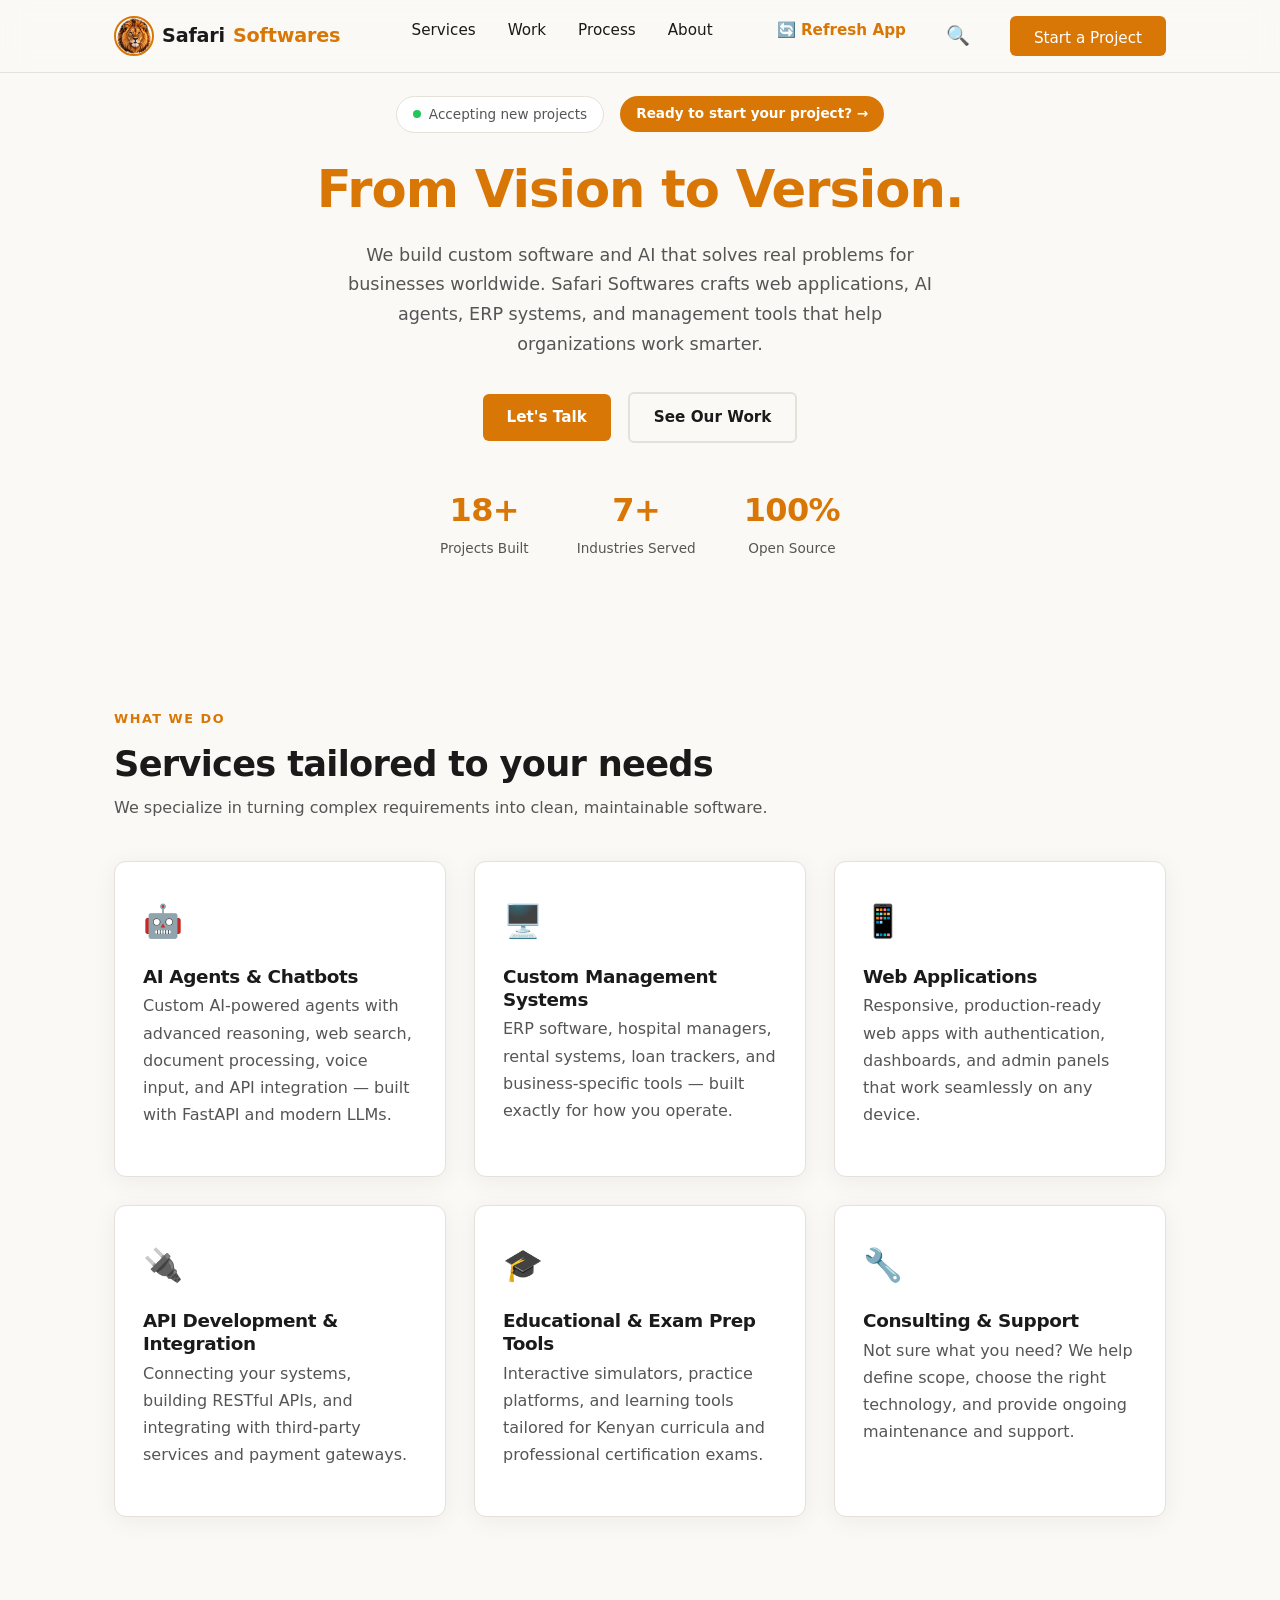
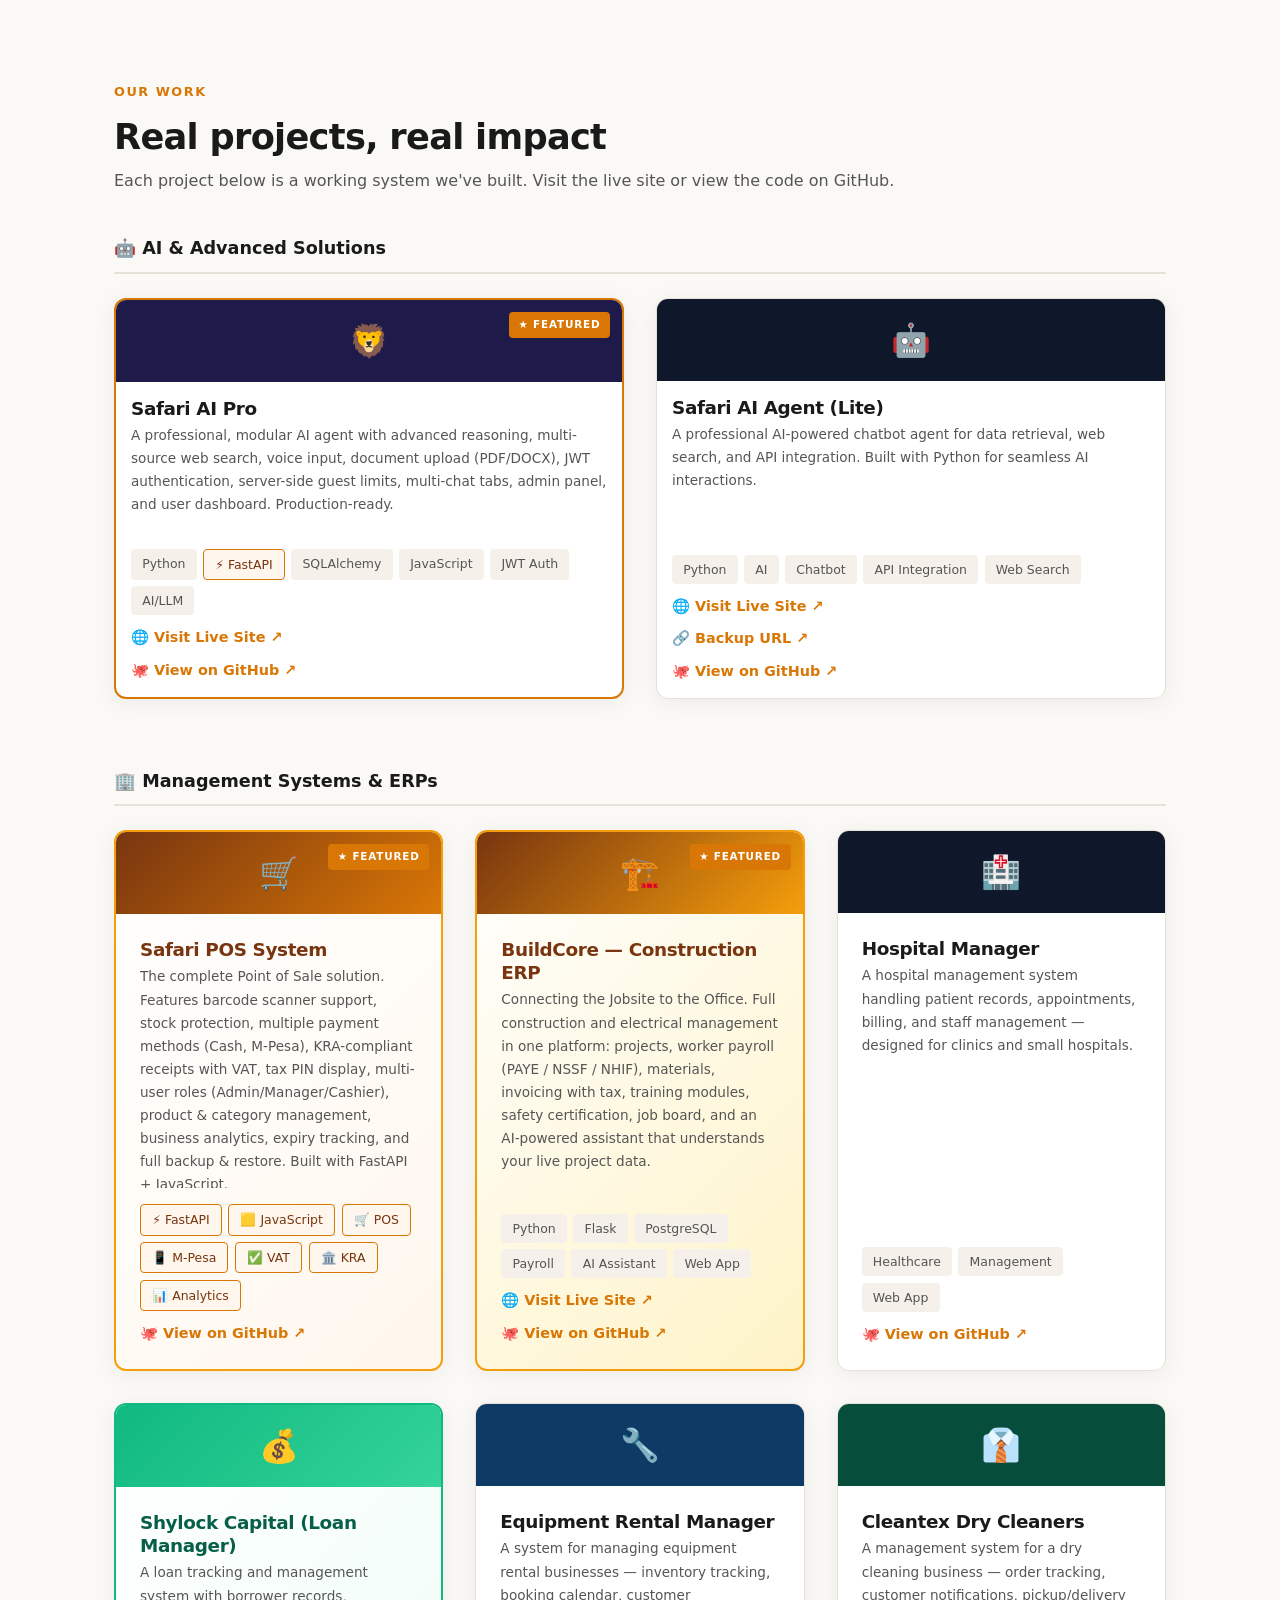
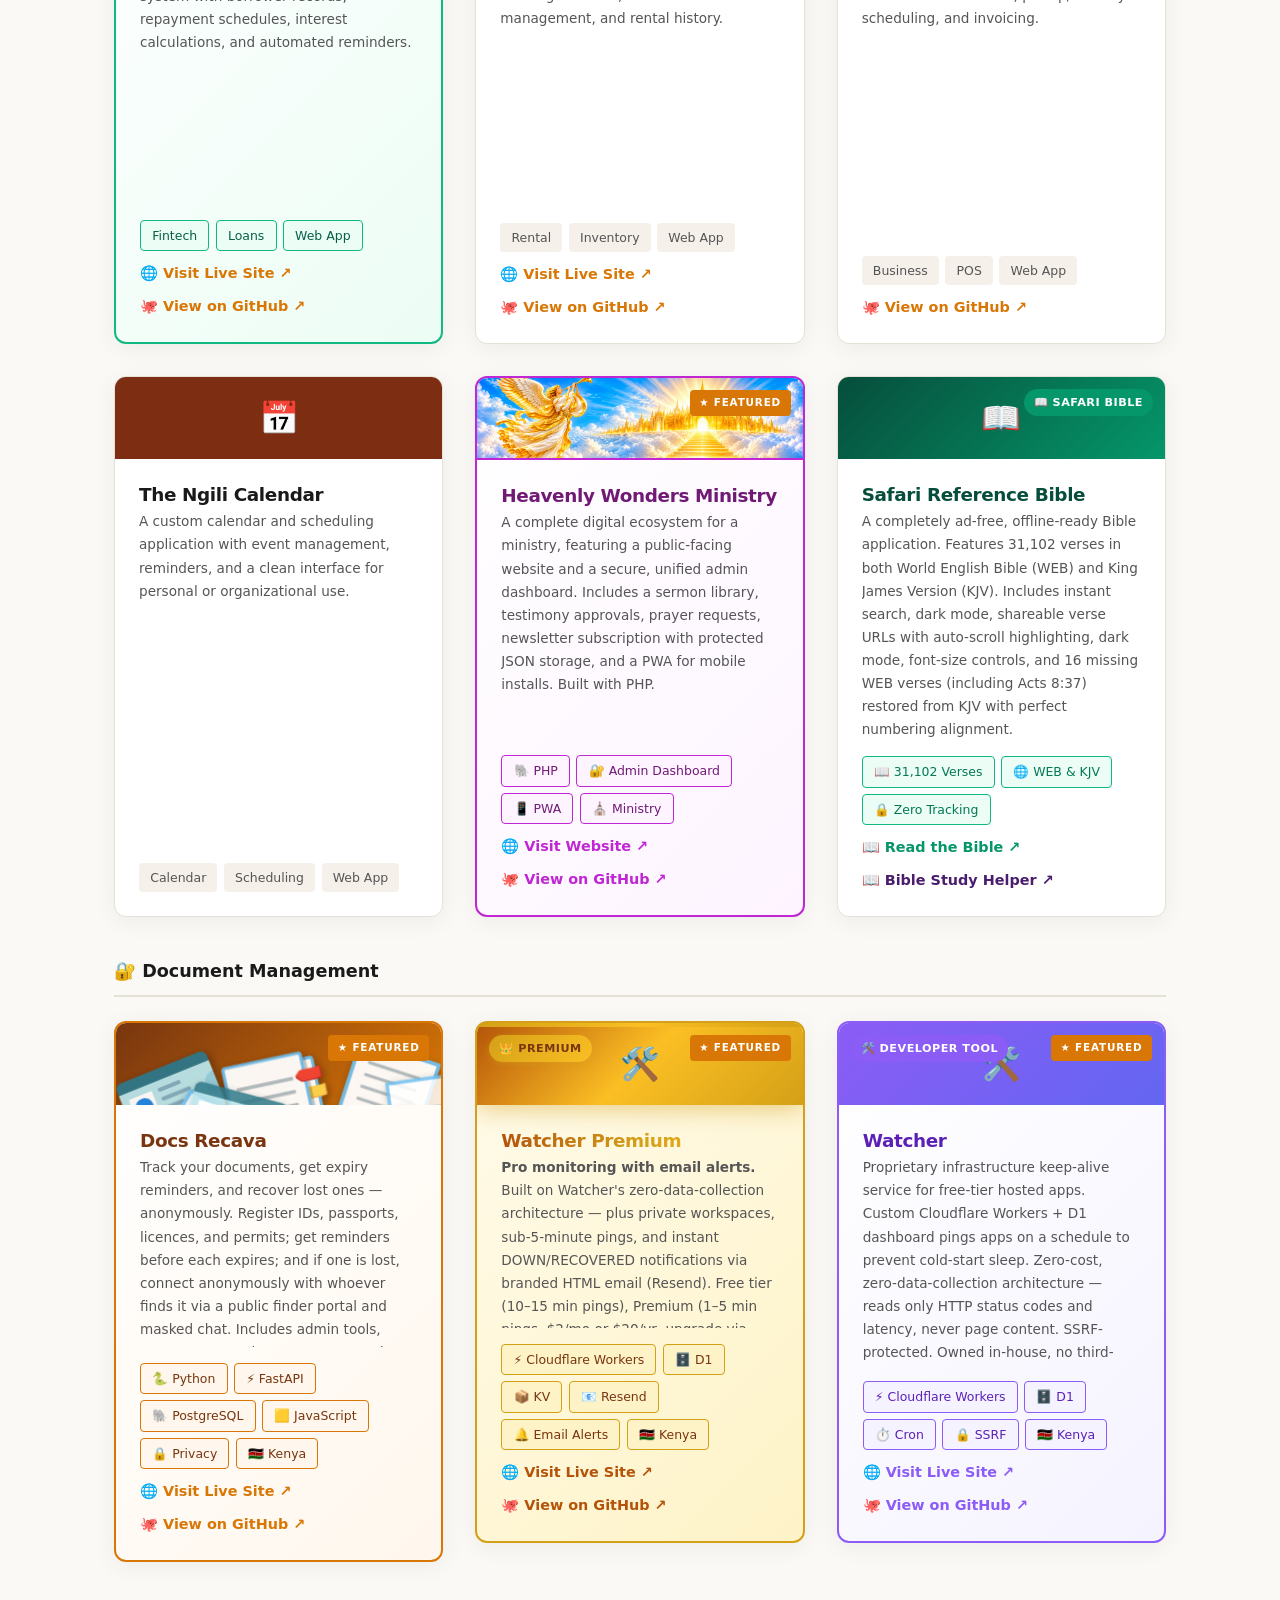
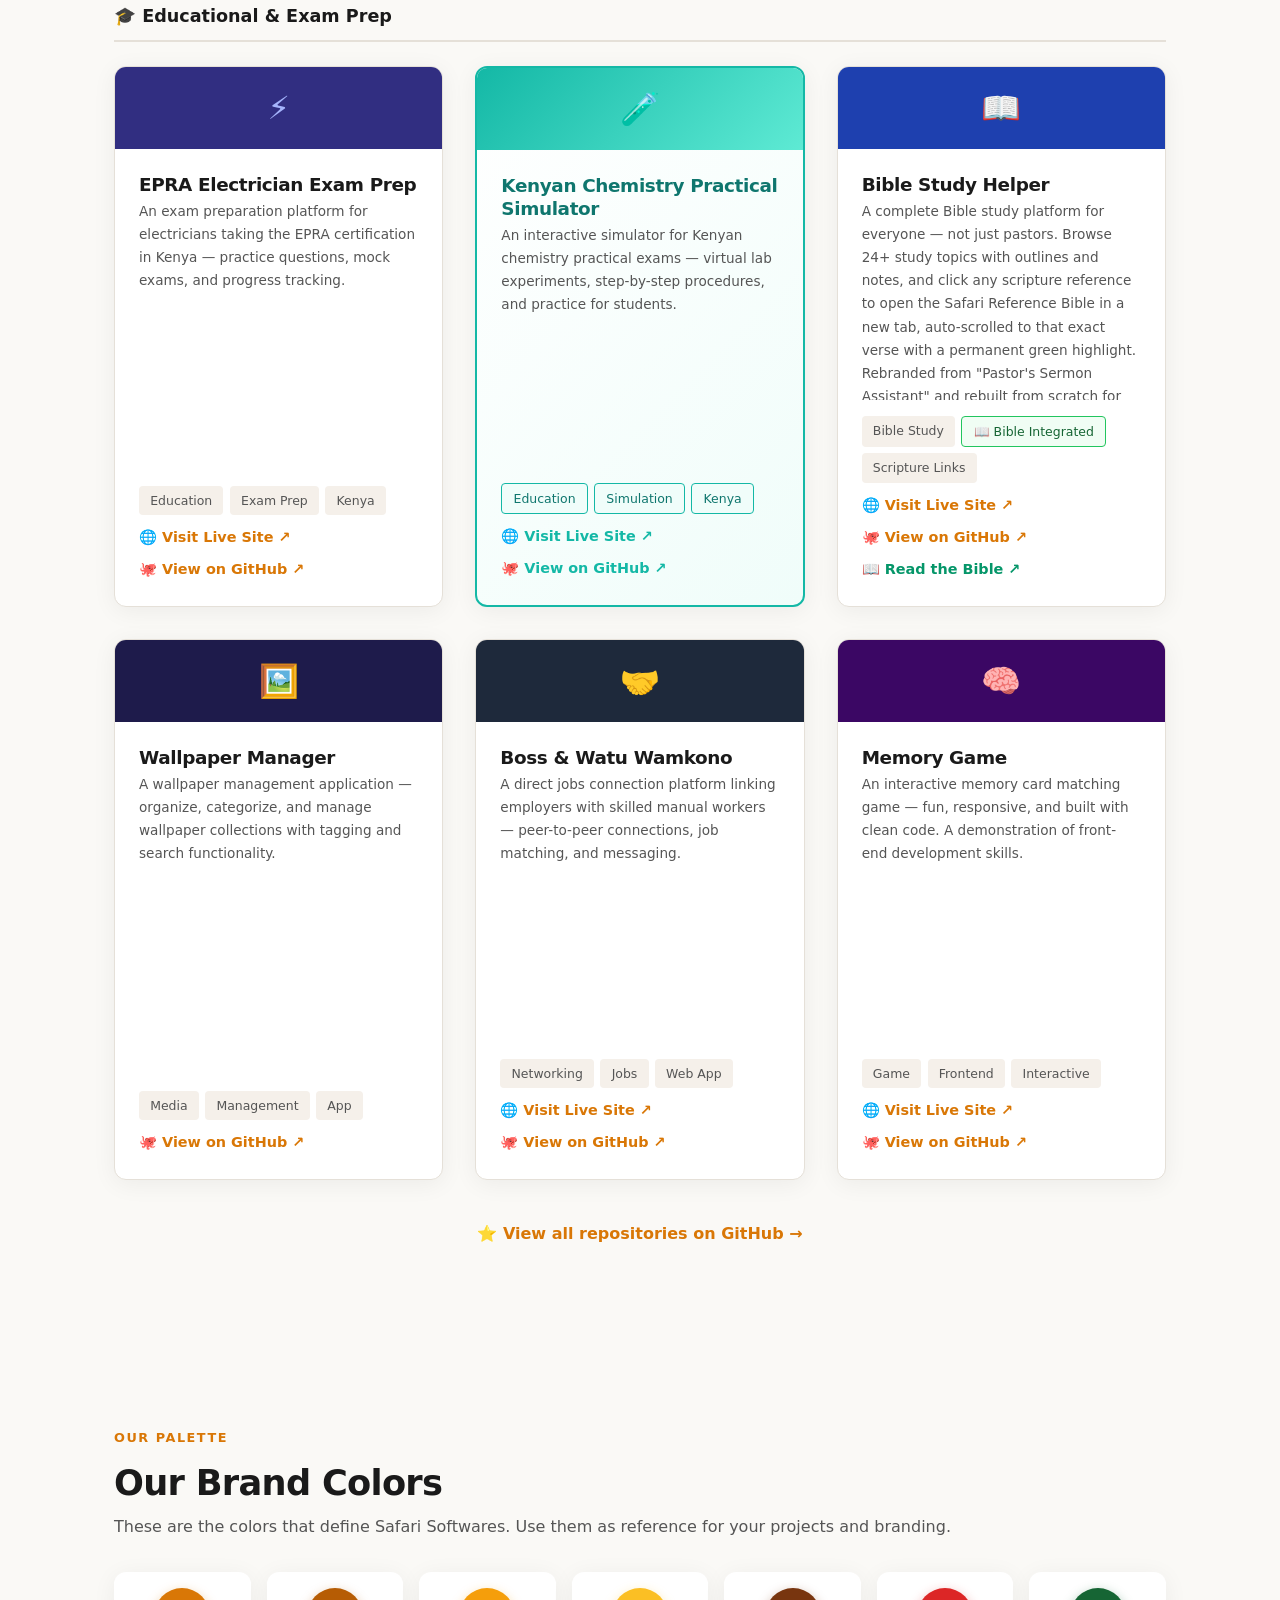
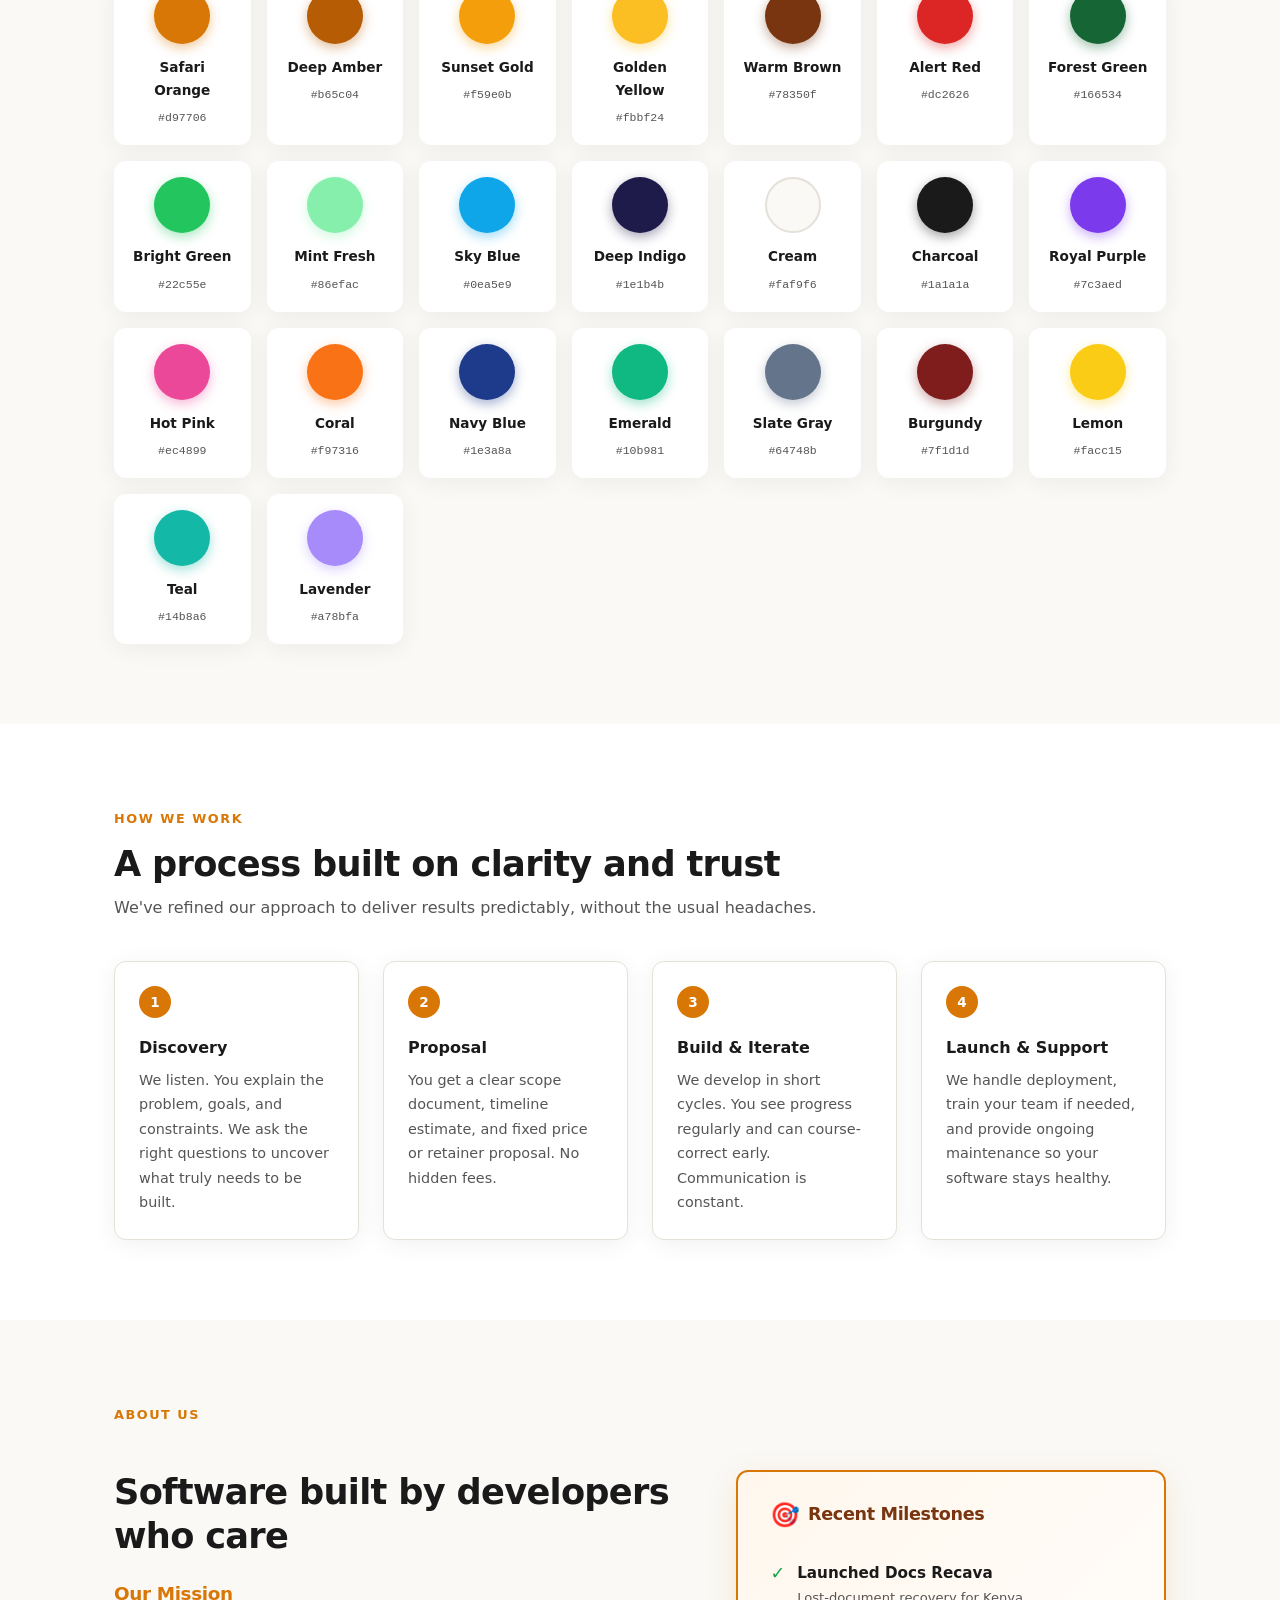
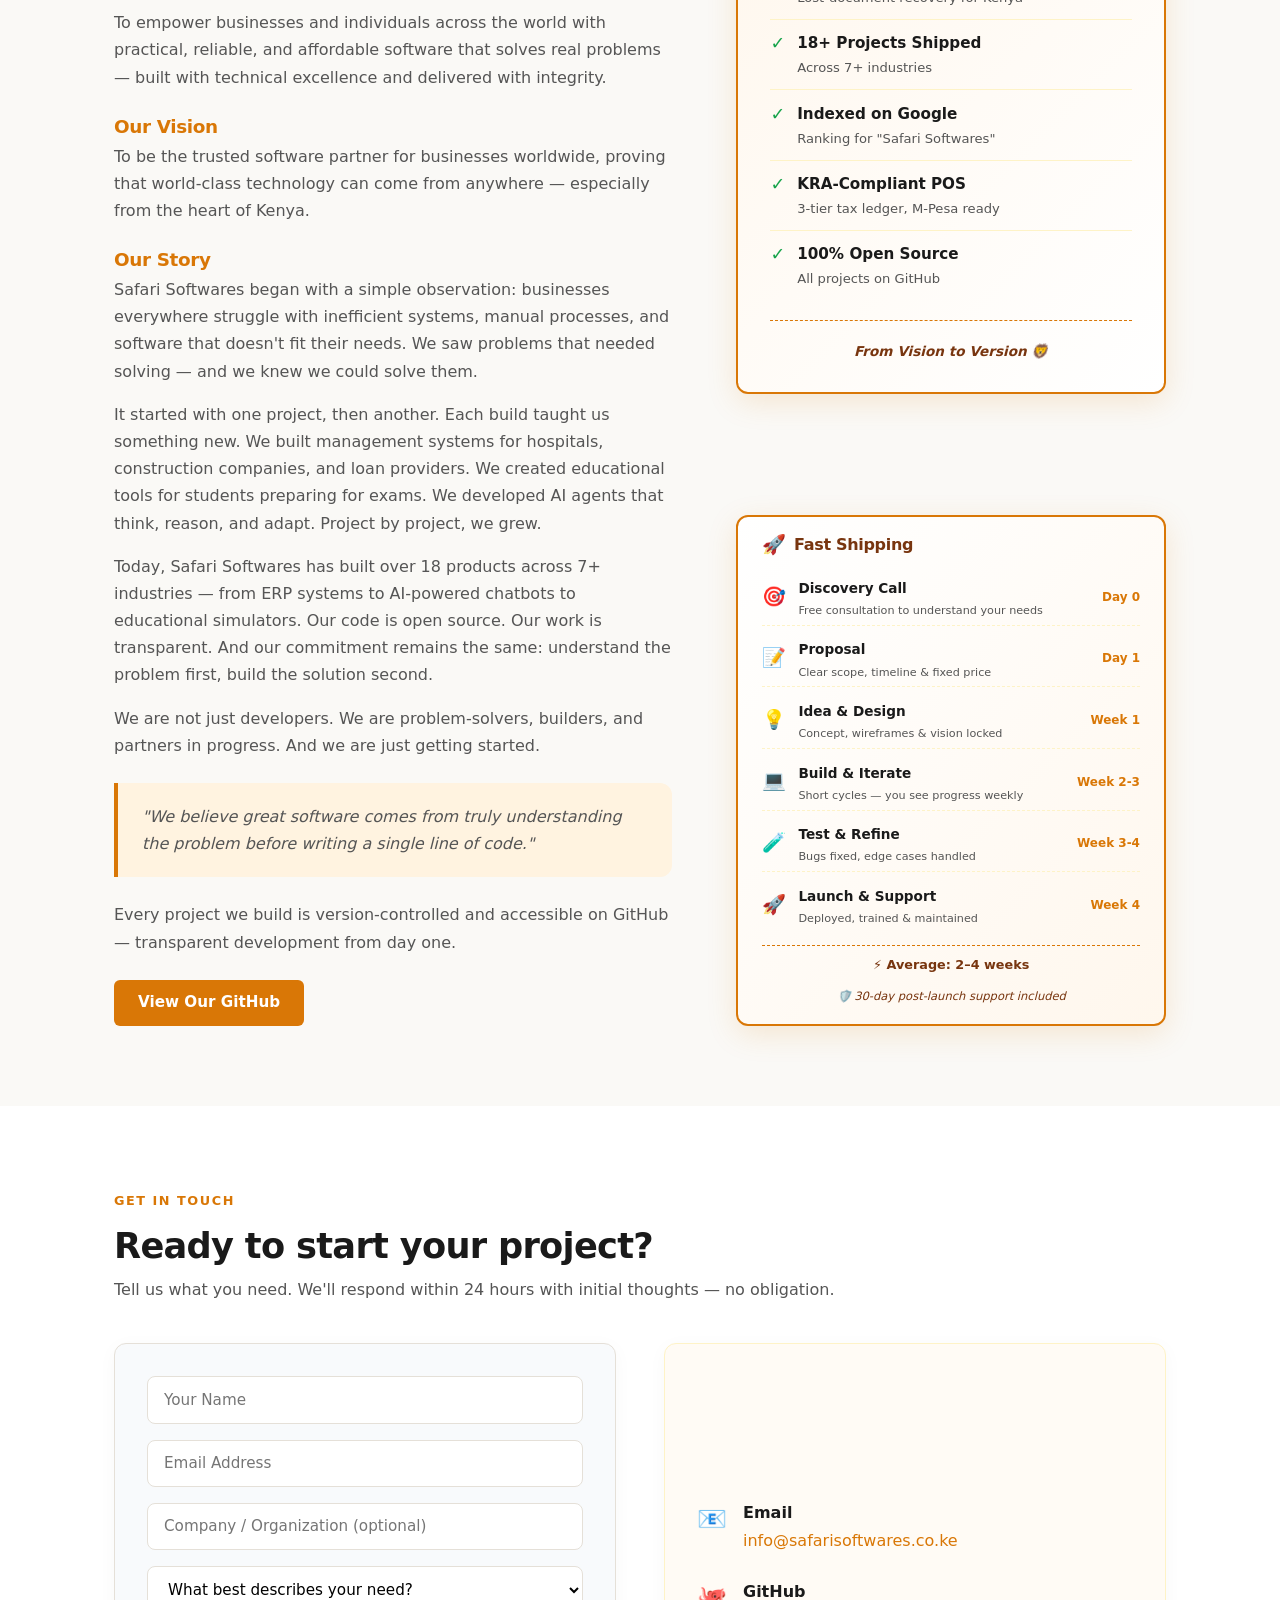
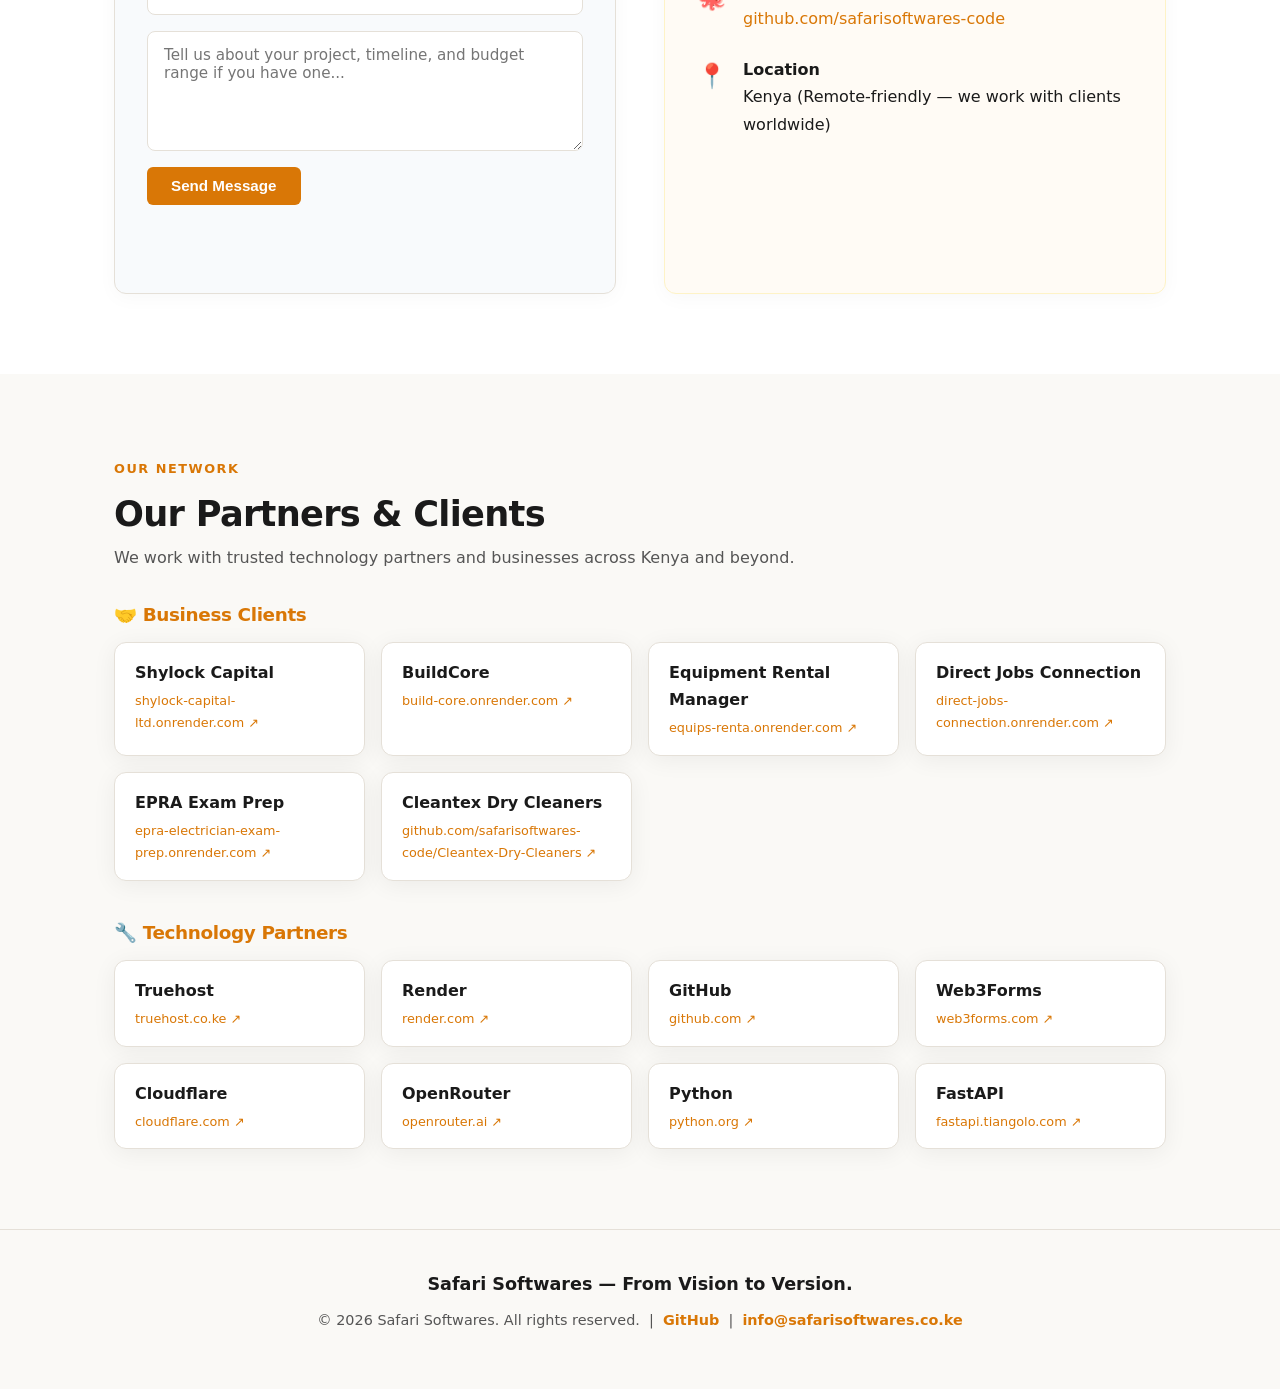
<file: index.html>
<!DOCTYPE html>
<html lang="en">
<head>
    <meta charset="UTF-8">
    <meta name="google-site-verification" content="Gy2Mipn7XmRh426ghyNPv536eFoQkEt8JfDtObqfa8s" />
    <meta name="msvalidate.01" content="3109B2B6DAEE8AB7D3014F8368BB006F" />
    <meta name="viewport" content="width=device-width, initial-scale=1.0">
    <title>Safari Softwares | Custom Software Kenya | From Vision to Version</title>
    <meta name="description" content="Safari Softwares builds custom web applications, AI agents, ERP systems, and management tools that help businesses streamline operations and scale efficiently.">

    <meta name="keywords" content="Safari Softwares, custom software Kenya, web development Kenya, POS system Kenya, ERP software, AI agents, FastAPI developer, Python developer, Safari POS, loan management system, hospital management, construction ERP, software company Nairobi">
    <meta name="author" content="Safari Softwares">
    <meta name="robots" content="index, follow">
    <link rel="canonical" href="https://safarisoftwares.co.ke/">

    <meta property="og:type" content="website">
    <meta property="og:url" content="https://safarisoftwares.co.ke/">
    <meta property="og:title" content="Safari Softwares | Custom Software & AI Solutions">
    <meta property="og:description" content="We build custom software and AI that solves real problems for businesses worldwide.">
    <meta property="og:site_name" content="Safari Softwares">
    <meta property="og:locale" content="en_KE">

    <meta name="twitter:card" content="summary_large_image">
    <meta name="twitter:title" content="Safari Softwares | From Vision to Version">
    <meta name="twitter:description" content="Custom software and AI solutions built in Kenya for the world.">

    <!-- PWA -->
    <link rel="manifest" href="/manifest.json">
    <meta name="theme-color" content="#d97706">
    <meta name="mobile-web-app-capable" content="yes">
    <meta name="apple-mobile-web-app-capable" content="yes">
    <meta name="apple-mobile-web-app-status-bar-style" content="default">
    <meta name="apple-mobile-web-app-title" content="Safari">
    <link rel="apple-touch-icon" href="/assets/icon.svg">
    <link rel="icon" type="image/svg+xml" href="/assets/icon.svg">
    <style>
        :root {
            --bg: #faf9f6;
            --text: #1a1a1a;
            --text-light: #555;
            --accent: #d97706;
            --accent-hover: #b65c04;
            --card-bg: #ffffff;
            --border: #e5e0d8;
            --shadow: 0 4px 24px rgba(0, 0, 0, 0.06);
            --radius: 12px;
            --max-width: 1100px;
            --font-sans: 'Inter', system-ui, -apple-system, sans-serif;
            --font-mono: 'JetBrains Mono', 'Fira Code', monospace;
        }
        * { margin: 0; padding: 0; box-sizing: border-box; }
        html { scroll-behavior: smooth; }
        body {
            font-family: var(--font-sans);
            background-color: var(--bg);
            color: var(--text);
            line-height: 1.7;
            -webkit-font-smoothing: antialiased;
        }
        h1, h2, h3 { line-height: 1.25; font-weight: 700; letter-spacing: -0.02em; }
        h1 { font-size: clamp(2.2rem, 5vw, 3.2rem); }
        h2 { font-size: clamp(1.6rem, 3.5vw, 2.2rem); margin-bottom: 0.5rem; }
        h3 { font-size: 1.15rem; margin-bottom: 0.3rem; }
        p { margin-bottom: 1rem; color: var(--text-light); }
        .section-label {
            display: inline-block;
            font-size: 0.8rem;
            font-weight: 700;
            text-transform: uppercase;
            letter-spacing: 0.12em;
            color: var(--accent);
            margin-bottom: 0.75rem;
        }
        .subsection-label {
            display: block;
            font-size: 1.1rem;
            font-weight: 700;
            color: var(--text);
            margin: 2.5rem 0 1rem;
            padding-bottom: 0.5rem;
            border-bottom: 2px solid var(--border);
        }
        a { color: var(--accent); text-decoration: none; transition: color 0.2s; }
        a:hover { color: var(--accent-hover); }
        .container { max-width: var(--max-width); margin: 0 auto; padding: 0 1.5rem; }
        section { padding: 5rem 0; }
        section:first-of-type { padding-top: 6rem; }
        header {
            position: fixed;
            top: 0; left: 0; right: 0;
            z-index: 100;
            background: rgba(250, 249, 246, 0.85);
            backdrop-filter: blur(12px);
            -webkit-backdrop-filter: blur(12px);
            border-bottom: 1px solid var(--border);
            padding: 1rem 0;
            transition: box-shadow 0.3s;
        }
        header.scrolled { box-shadow: 0 2px 20px rgba(0, 0, 0, 0.05); }
        nav {
            display: flex;
            justify-content: space-between;
            align-items: center;
            max-width: var(--max-width);
            margin: 0 auto;
            padding: 0 1.5rem;
        }
        .logo { font-weight: 800; font-size: 1.2rem; color: var(--text); letter-spacing: -0.01em; }
        .logo span { color: var(--accent); }
        .nav-links { display: flex; gap: 2rem; list-style: none; }
        .nav-links a { color: var(--text); font-weight: 500; font-size: 0.95rem; position: relative; padding-bottom: 4px; }
        .nav-links a::after {
            content: '';
            position: absolute;
            bottom: 0; left: 0;
            width: 0;
            height: 2px;
            background: var(--accent);
            transition: width 0.25s;
        }
        .nav-links a:hover::after { width: 100%; }
        .btn {
            display: inline-block;
            background: var(--accent);
            color: #fff !important;
            padding: 0.65rem 1.5rem;
            border-radius: 6px;
            font-weight: 600;
            font-size: 0.95rem;
            border: none;
            cursor: pointer;
            transition: background 0.2s, transform 0.15s;
            text-decoration: none;
        }
        .btn:hover { background: var(--accent-hover); transform: translateY(-1px); }
        .btn-outline {
            background: transparent;
            color: var(--text) !important;
            border: 2px solid var(--border);
            margin-left: 0.75rem;
        }
        .btn-outline:hover { border-color: var(--accent); background: transparent; color: var(--accent) !important; }
        .search-btn { background: none; border: none; cursor: pointer; padding: 0.5rem; font-size: 1.2rem; color: var(--text); transition: color 0.2s; }
        .search-btn:hover { color: var(--accent); }
        .search-modal {
            display: none;
            position: fixed;
            top: 0; left: 0; right: 0; bottom: 0;
            background: rgba(0,0,0,0.5);
            z-index: 1000;
            justify-content: center;
            align-items: flex-start;
            padding-top: 80px;
        }
        .search-modal.active { display: flex; }
        .search-container {
            background: #fff;
            width: 90%;
            max-width: 600px;
            border-radius: 12px;
            box-shadow: 0 20px 60px rgba(0,0,0,0.3);
            overflow: hidden;
            max-height: 80vh;
            display: flex;
            flex-direction: column;
        }
        .search-input-wrap {
            display: flex;
            align-items: center;
            padding: 1rem 1.25rem;
            border-bottom: 1px solid var(--border);
            gap: 0.75rem;
        }
        .search-input-wrap input {
            flex: 1;
            border: none;
            outline: none;
            font-size: 1.1rem;
            font-family: var(--font-sans);
            color: var(--text);
            background: transparent;
        }
        .search-input-wrap .search-icon { font-size: 1.2rem; color: var(--accent); }
        .search-close {
            background: none; border: none; cursor: pointer;
            font-size: 1.3rem; color: var(--text-light);
            padding: 0.25rem; line-height: 1;
        }
        .search-close:hover { color: var(--accent); }
        .search-results {
            overflow-y: auto;
            padding: 0.5rem 0;
        }
        .search-empty {
            padding: 2rem 1.25rem;
            text-align: center;
            color: var(--text-light);
            font-size: 0.95rem;
        }
        .search-result-item {
            display: block;
            padding: 0.85rem 1.25rem;
            text-decoration: none;
            color: var(--text);
            transition: background 0.2s;
            cursor: pointer;
            border: none;
            background: none;
            width: 100%;
            text-align: left;
            font-family: var(--font-sans);
        }
        .search-result-item:hover { background: #fffbf5; }
        .search-result-item .result-title {
            font-weight: 700;
            color: var(--text);
            margin-bottom: 0.15rem;
            font-size: 0.95rem;
        }
        .search-result-item .result-path {
            font-size: 0.8rem;
            color: var(--accent);
            font-weight: 500;
        }
        .search-result-item .result-snippet {
            font-size: 0.85rem;
            color: var(--text-light);
            margin-top: 0.15rem;
        }
        .mobile-controls { display: none; align-items: center; gap: 0.25rem; margin-left: auto; }
        @media (max-width: 768px) {
            .mobile-controls { display: flex; }
        }
        .mobile-menu-btn { display: none; background: none; border: none; cursor: pointer; padding: 0.5rem; }
        .mobile-menu-btn span { display: block; width: 26px; height: 2.5px; background: var(--text); margin: 6px 0; border-radius: 2px; transition: 0.3s; }
        .hero { padding-top: 8rem; padding-bottom: 4rem; text-align: center; }
        .hero h1 { max-width: 750px; margin: 0 auto 1.25rem; }
        .hero p { max-width: 600px; margin: 0 auto 2rem; font-size: 1.1rem; }
        .hero-badge {
            display: inline-flex;
            align-items: center;
            gap: 0.5rem;
            background: #fff;
            border: 1px solid var(--border);
            border-radius: 50px;
            padding: 0.35rem 1rem;
            font-size: 0.85rem;
            font-weight: 500;
            color: var(--text-light);
            margin-bottom: 1.5rem;
        }
        .hero-badge .dot { width: 8px; height: 8px; background: #22c55e; border-radius: 50%; animation: pulse 2s infinite; }
        @keyframes pulse { 0%, 100% { opacity: 1; } 50% { opacity: 0.4; } }
        .stats-bar { display: flex; justify-content: center; gap: 3rem; margin-top: 2.5rem; flex-wrap: wrap; }
        .stat-item { text-align: center; }
        .stat-number { font-size: 2rem; font-weight: 800; color: var(--accent); letter-spacing: -0.02em; }
        .stat-label { font-size: 0.85rem; color: var(--text-light); font-weight: 500; }
        .services-grid { display: grid; grid-template-columns: repeat(auto-fit, minmax(280px, 1fr)); gap: 1.75rem; margin-top: 2.5rem; }
        .service-card {
            background: var(--card-bg);
            border: 1px solid var(--border);
            border-radius: var(--radius);
            padding: 2rem 1.75rem;
            box-shadow: var(--shadow);
            transition: transform 0.25s, box-shadow 0.25s;
        }
        .service-card:hover { transform: translateY(-4px); box-shadow: 0 8px 32px rgba(0, 0, 0, 0.1); }
        .service-icon { font-size: 2rem; margin-bottom: 1rem; }
        .portfolio-grid { display: grid; grid-template-columns: repeat(auto-fit, minmax(320px, 1fr)); gap: 2rem; margin-top: 1.5rem; }
        .project-card {
            background: var(--card-bg);
            border: 1px solid var(--border);
            border-radius: var(--radius);
            overflow: hidden;
            box-shadow: var(--shadow);
            transition: transform 0.25s, box-shadow 0.25s;
            display: flex;
            flex-direction: column;
        }
        .project-card:hover { transform: translateY(-4px); box-shadow: 0 8px 32px rgba(0, 0, 0, 0.1); }
        .project-card.featured { border: 2px solid var(--accent); position: relative; }
        .project-card.featured::before {
            content: '★ FEATURED';
            position: absolute;
            top: 12px; right: 12px;
            background: var(--accent);
            color: #fff;
            font-size: 0.65rem;
            font-weight: 700;
            padding: 0.25rem 0.6rem;
            border-radius: 4px;
            letter-spacing: 0.08em;
            z-index: 10;
        }
        .project-img {
            width: 100%;
            height: 180px;
            object-fit: cover;
            display: flex;
            align-items: center;
            justify-content: center;
            font-size: 2.5rem;
            flex-shrink: 0;
        }
        .project-body { padding: 1.5rem; flex-grow: 1; display: flex; flex-direction: column; }
        .project-body h3 { margin-bottom: 0.25rem; }
        .project-body p { flex-grow: 1; font-size: 0.92rem; }
        .tech-tags { display: flex; flex-wrap: wrap; gap: 0.4rem; margin-top: 1rem; }
        .tech-tag { background: #f5f0ea; color: var(--text-light); padding: 0.25rem 0.7rem; border-radius: 4px; font-size: 0.78rem; font-weight: 500; }
        .project-links { display: flex; flex-direction: column; gap: 0.5rem; margin-top: 1rem; }
        .project-link { font-weight: 600; font-size: 0.9rem; display: inline-flex; align-items: center; gap: 0.3rem; }
        .process-steps { display: grid; grid-template-columns: repeat(auto-fit, minmax(200px, 1fr)); gap: 1.5rem; margin-top: 2.5rem; counter-reset: step; }
        .step { position: relative; padding: 1.5rem; background: var(--card-bg); border: 1px solid var(--border); border-radius: var(--radius); box-shadow: var(--shadow); }
        .step::before {
            counter-increment: step;
            content: counter(step);
            display: inline-block;
            width: 32px; height: 32px;
            background: var(--accent);
            color: #fff;
            font-weight: 700;
            font-size: 0.85rem;
            border-radius: 50%;
            text-align: center;
            line-height: 32px;
            margin-bottom: 1rem;
        }
        .step h4 { margin-bottom: 0.4rem; }
        .step p { font-size: 0.9rem; margin: 0; }
        .about-content { display: grid; grid-template-columns: 1.3fr 1fr; gap: 4rem; align-items: start; margin-top: 2rem; }
        .about-text .highlight {
            background: #fff3e0;
            padding: 1.25rem 1.5rem;
            border-left: 4px solid var(--accent);
            border-radius: 0 var(--radius) var(--radius) 0;
            margin: 1.5rem 0;
        }
        .about-text .highlight p { margin: 0; font-style: italic; }
        .github-link { display: inline-flex; align-items: center; gap: 0.4rem; font-weight: 600; }
        .contact-wrapper { display: grid; grid-template-columns: 1fr 1fr; gap: 3rem; margin-top: 2.5rem; }
        .contact-form { display: flex; flex-direction: column; gap: 1rem; background: #f8fafc; padding: 2rem; border-radius: var(--radius); border: 1px solid var(--border); box-shadow: 0 4px 20px rgba(0,0,0,0.03); }
        .contact-form input, .contact-form select, .contact-form textarea {
            width: 100%;
            padding: 0.85rem 1rem;
            border: 1px solid var(--border);
            border-radius: 8px;
            font-family: var(--font-sans);
            font-size: 0.95rem;
            background: #fff;
            transition: border-color 0.2s, box-shadow 0.2s;
        }
        .contact-form input:focus, .contact-form select:focus, .contact-form textarea:focus {
            outline: none;
            border-color: var(--accent);
            box-shadow: 0 0 0 3px rgba(217, 119, 6, 0.1);
        }
        .contact-form textarea { resize: vertical; min-height: 120px; }
        .contact-form button { align-self: flex-start; }
        .form-status { font-size: 0.9rem; font-weight: 500; min-height: 1.5rem; }
        .form-status.success { color: #16a34a; }
        .form-status.error { color: #dc2626; }
        .contact-info { display: flex; flex-direction: column; gap: 1.5rem; justify-content: center; background: #fffbf5; padding: 2rem; border-radius: var(--radius); border: 1px solid #fef3c7; box-shadow: 0 4px 20px rgba(0,0,0,0.03); }
        .contact-info-item { display: flex; align-items: flex-start; gap: 1rem; }
        .contact-icon { font-size: 1.5rem; flex-shrink: 0; }
        footer { text-align: center; padding: 2.5rem 0; border-top: 1px solid var(--border); font-size: 0.9rem; color: var(--text-light); }
        footer a { font-weight: 600; }
        @media (max-width: 768px) {
            .nav-links {
                display: none;
                position: absolute;
                top: 100%; left: 0; right: 0;
                background: var(--bg);
                flex-direction: column;
                padding: 1.5rem;
                border-bottom: 1px solid var(--border);
                gap: 1rem;
                box-shadow: 0 8px 24px rgba(0, 0, 0, 0.08);
            }
            .nav-links.active { display: flex; }
            .mobile-menu-btn { display: block; }
            .hero { padding-top: 6rem; }
            .about-content, .contact-wrapper { grid-template-columns: 1fr; gap: 2rem; }
            .about-content > div:last-child > div { position: static !important; }
            .about-content > div:last-child { display: block !important; }
            .btn-outline { margin-left: 0; margin-top: 0.5rem; }
            .portfolio-grid { grid-template-columns: 1fr; }
            .stats-bar { gap: 1.5rem; }
        }
    
        /* --- BALANCED GRID CSS --- */
        .project-img {
            height: 82px !important; /* Reduced by 1.8cm */
            min-height: 82px !important;
            font-size: 2rem !important;
        }
        .project-card {
            display: flex !important;
            flex-direction: column !important;
            height: 100% !important; /* Stretch to match tallest card in row */
            min-height: 380px !important; /* Baseline height */
            overflow: hidden !important; 
        }
        .project-body {
            flex: 1 1 auto !important;
            display: flex !important;
            flex-direction: column !important;
            overflow: hidden !important;
            padding: 15px !important;
        }
        .project-body p {
            flex: 1 1 auto !important;
            overflow-y: auto !important; /* Scrollbar if text is too long */
            font-size: 0.85rem !important;
        }
        .project-body p::-webkit-scrollbar { width: 3px; }
        .project-body p::-webkit-scrollbar-thumb { background: #cbd5e1; border-radius: 3px; }
        .project-links {
            margin-top: auto !important;
            padding-top: 10px !important;
            font-size: 0.8rem !important;
        }


        
        
        /* --- UNIFORM CARD HEIGHT --- */
        :root { --uniform-card-h: calc(420px + 3.2cm); }
        
        .project-card.unified-height {
            height: var(--uniform-card-h) !important;
            min-height: var(--uniform-card-h) !important;
            max-height: var(--uniform-card-h) !important;
            display: flex !important;
            flex-direction: column !important;
            overflow: hidden !important;
        }
        
        .project-card.unified-height.trim-half-cm {
            height: calc(var(--uniform-card-h) - 0.5cm) !important;
            min-height: calc(var(--uniform-card-h) - 0.5cm) !important;
            max-height: calc(var(--uniform-card-h) - 0.5cm) !important;
        }
        
        .project-card.unified-height .project-body {
            flex: 1 1 auto !important;
            display: flex !important;
            flex-direction: column !important;
            overflow: hidden !important;
            padding: 1.5rem !important;
        }
        
        /* This forces the text (like Docs Recava) to scroll inside the card */
        .project-card.unified-height .project-body p {
            flex: 1 1 auto !important;
            overflow-y: auto !important;
            margin-bottom: 0 !important;
        }
        
        .project-card.unified-height .project-links {
            flex: 0 0 auto !important;
            margin-top: auto !important;
            padding-top: 10px !important;
        }
    </style>
</head>
<body>

    <!-- HEADER -->
    <header id="header">
        <nav>
            <a href="#" class="logo" style="display:flex; align-items:center; gap:0.5rem;"><img src="assets/lion-header.png" alt="Safari Softwares" style="height:40px; width:40px; border-radius:50%; object-fit:cover; border:2px solid #d97706; background:#fff;">Safari<span>Softwares</span></a>
            <ul class="nav-links" id="navLinks">
                <li><a href="#services">Services</a></li>
                <li><a href="#portfolio">Work</a></li>
                <li><a href="#process">Process</a></li>
                <li><a href="#about">About</a></li>
                <li><a href="#" id="installNavBtn" style="display:none; color:var(--accent); font-weight:600;">📱 Install App</a></li>
                <li><a href="#" id="refreshBtn" style="color:var(--accent); font-weight:600;">🔄 Refresh App</a></li>
                <li><button class="search-btn" id="searchBtnDesktop" aria-label="Search" style="display:none;">🔍</button></li>
                <li><a href="#contact" class="btn">Start a Project</a></li>
            </ul>
            <div class="mobile-controls" style="display:none; align-items:center; gap:0.25rem;">
                <button class="search-btn" id="searchBtnMobile" aria-label="Search">🔍</button>
                <button class="mobile-menu-btn" id="mobileMenuBtn" aria-label="Menu">
                    <span></span><span></span><span></span>
                </button>
            </div>
        </nav>
    </header>

    <!-- HERO -->
    <section class="hero">
        <div class="container">
            <div class="hero-badge"><span class="dot"></span> Accepting new projects</div><a href="#contact" class="hero-cta" style="display:inline-block; margin-left: 1rem; background: #d97706; color: white; padding: 0.4rem 1rem; border-radius: 50px; font-size: 0.85rem; font-weight: 600; text-decoration: none; transition: background 0.2s;">Ready to start your project? &rarr;</a>
            <h1 style="color:#d97706;">From Vision to Version.</h1>
            <p>We build custom software and AI that solves real problems for businesses worldwide. Safari Softwares crafts web applications, AI agents, ERP systems, and management tools that help organizations work smarter.</p>
            <div>
                <a href="#contact" class="btn">Let's Talk</a>
                <a href="#portfolio" class="btn btn-outline">See Our Work</a>
            </div>
            <div class="stats-bar">
                <div class="stat-item"><div class="stat-number">18+</div><div class="stat-label">Projects Built</div></div>
                <div class="stat-item"><div class="stat-number">7+</div><div class="stat-label">Industries Served</div></div>
                <div class="stat-item"><div class="stat-number">100%</div><div class="stat-label">Open Source</div></div>
            </div>
        </div>
    </section>

    <!-- SERVICES -->
    <section id="services">
        <div class="container">
            <span class="section-label">What We Do</span>
            <h2>Services tailored to your needs</h2>
            <p>We specialize in turning complex requirements into clean, maintainable software.</p>
            <div class="services-grid">
                <div class="service-card"><div class="service-icon">🤖</div><h3>AI Agents & Chatbots</h3><p>Custom AI-powered agents with advanced reasoning, web search, document processing, voice input, and API integration — built with FastAPI and modern LLMs.</p></div>
                <div class="service-card"><div class="service-icon">🖥️</div><h3>Custom Management Systems</h3><p>ERP software, hospital managers, rental systems, loan trackers, and business-specific tools — built exactly for how you operate.</p></div>
                <div class="service-card"><div class="service-icon">📱</div><h3>Web Applications</h3><p>Responsive, production-ready web apps with authentication, dashboards, and admin panels that work seamlessly on any device.</p></div>
                <div class="service-card"><div class="service-icon">🔌</div><h3>API Development & Integration</h3><p>Connecting your systems, building RESTful APIs, and integrating with third-party services and payment gateways.</p></div>
                <div class="service-card"><div class="service-icon">🎓</div><h3>Educational & Exam Prep Tools</h3><p>Interactive simulators, practice platforms, and learning tools tailored for Kenyan curricula and professional certification exams.</p></div>
                <div class="service-card"><div class="service-icon">🔧</div><h3>Consulting & Support</h3><p>Not sure what you need? We help define scope, choose the right technology, and provide ongoing maintenance and support.</p></div>
            </div>
        </div>
    </section>

    <!-- PORTFOLIO -->
    <section id="portfolio">
        <div class="container">
            <span class="section-label">Our Work</span>
            <h2>Real projects, real impact</h2>
            <p>Each project below is a working system we've built. Visit the live site or view the code on GitHub.</p>

            <!-- AI & Advanced -->
            <span class="subsection-label">🤖 AI & Advanced Solutions</span>
            <div class="portfolio-grid">
                <div id="safari-ai-pro" class="project-card featured">
                    <div class="project-img" style="background:#1e1b4b; color:#c4b5fd;">🦁</div>
                    <div class="project-body">
                        <h3>Safari AI Pro</h3>
                        <p>A professional, modular AI agent with advanced reasoning, multi-source web search, voice input, document upload (PDF/DOCX), JWT authentication, server-side guest limits, multi-chat tabs, admin panel, and user dashboard. Production-ready.</p>
                        <div class="tech-tags">
                            <span class="tech-tag">Python</span><span class="tech-tag" style="background:#fff7ed; color:#78350f; border:1px solid #d97706;">⚡ FastAPI</span><span class="tech-tag">SQLAlchemy</span><span class="tech-tag">JavaScript</span><span class="tech-tag">JWT Auth</span><span class="tech-tag">AI/LLM</span>
                        </div>
                        <div class="project-links">
                            <a href="https://safari-ai-pro.co.ke" target="_blank" rel="noopener" class="project-link">🌐 Visit Live Site ↗</a>
                            <a href="https://github.com/safarisoftwares-code/safari-ai-pro" target="_blank" rel="noopener" class="project-link">🐙 View on GitHub ↗</a>
                        </div>
                    </div>
                </div>
                <div id="safari-ai-agent" class="project-card">
                    <div class="project-img" style="background:#0f172a; color:#38bdf8;">🤖</div>
                    <div class="project-body">
                        <h3>Safari AI Agent (Lite)</h3>
                        <p>A professional AI-powered chatbot agent for data retrieval, web search, and API integration. Built with Python for seamless AI interactions.</p>
                        <div class="tech-tags">
                            <span class="tech-tag">Python</span><span class="tech-tag">AI</span><span class="tech-tag">Chatbot</span><span class="tech-tag">API Integration</span><span class="tech-tag">Web Search</span>
                        </div>
                        <div class="project-links">
                            <a href="https://lite.safari-ai-pro.co.ke" target="_blank" rel="noopener" class="project-link">🌐 Visit Live Site ↗</a>
                            <a href="https://safari-ai-agent.onrender.com" target="_blank" rel="noopener" class="project-link">🔗 Backup URL ↗</a>
                            <a href="https://github.com/safarisoftwares-code/safari-ai-agent" target="_blank" rel="noopener" class="project-link">🐙 View on GitHub ↗</a>
                        </div>
                    </div>
                </div>
            </div>
                        ﻿            <!-- Management Systems -->
            <span class="subsection-label">🏢 Management Systems & ERPs</span>
            <div class="portfolio-grid">
                <!-- POS System Card -->
                <div id="safari-pos-system" class="project-card featured unified-height" style="background:linear-gradient(135deg,#ffffff,#fff7ed); border:2px solid #f59e0b;">
                    <div class="project-img" style="background:linear-gradient(135deg,#78350f,#d97706); color:#fef3c7;">🛒</div>
                    <div class="project-body">
                        <h3 style="color:#78350f;">Safari POS System</h3>
                        <p>The complete Point of Sale solution. Features barcode scanner support, stock protection, multiple payment methods (Cash, M-Pesa), KRA-compliant receipts with VAT, tax PIN display, multi-user roles (Admin/Manager/Cashier), product & category management, business analytics, expiry tracking, and full backup & restore. Built with FastAPI + JavaScript.</p>
                        <div class="tech-tags">
                            <span class="tech-tag" style="background:#fff7ed; color:#78350f; border:1px solid #d97706;">⚡ FastAPI</span>
                            <span class="tech-tag" style="background:#fff7ed; color:#78350f; border:1px solid #d97706;">🟨 JavaScript</span>
                            <span class="tech-tag" style="background:#fff7ed; color:#78350f; border:1px solid #d97706;">🛒 POS</span>
                            <span class="tech-tag" style="background:#fff7ed; color:#78350f; border:1px solid #d97706;">📱 M-Pesa</span>
                            <span class="tech-tag" style="background:#fff7ed; color:#78350f; border:1px solid #d97706;">✅ VAT</span>
                            <span class="tech-tag" style="background:#fff7ed; color:#78350f; border:1px solid #d97706;">🏛️ KRA</span>
                            <span class="tech-tag" style="background:#fff7ed; color:#78350f; border:1px solid #d97706;">📊 Analytics</span>
                        </div>
                        <div class="project-links">
                            <a href="https://github.com/safarisoftwares-code/safari-pos-system" target="_blank" rel="noopener" class="project-link" style="color:#d97706;">🐙 View on GitHub ↗</a>
                        </div>
                    </div>
                </div>

                <!-- BuildCore Card -->
                <div id="construction-erp" class="project-card featured unified-height" style="background:linear-gradient(135deg,#ffffff,#fef3c7); border:2px solid #f59e0b;">
                    <div class="project-img" style="background:linear-gradient(135deg,#78350f,#f59e0b); color:#fef3c7;">🏗️</div>
                    <div class="project-body">
                        <h3 style="color:#78350f;">BuildCore — Construction ERP</h3>
                        <p>Connecting the Jobsite to the Office. Full construction and electrical management in one platform: projects, worker payroll (PAYE / NSSF / NHIF), materials, invoicing with tax, training modules, safety certification, job board, and an AI-powered assistant that understands your live project data.</p>
                        <div class="tech-tags">
                            <span class="tech-tag">Python</span><span class="tech-tag">Flask</span><span class="tech-tag">PostgreSQL</span><span class="tech-tag">Payroll</span><span class="tech-tag">AI Assistant</span><span class="tech-tag">Web App</span>
                        </div>
                        <div class="project-links">
                            <a href="https://build-core.onrender.com" target="_blank" rel="noopener" class="project-link">🌐 Visit Live Site ↗</a>
                            <a href="https://github.com/safarisoftwares-code/Construction-ERP-Software" target="_blank" rel="noopener" class="project-link">🐙 View on GitHub ↗</a>
                        </div>
                    </div>
                </div>

                <!-- Hospital Manager Card -->
                <div id="hospital-manager" class="project-card unified-height">
                    <div class="project-img" style="background:#0f172a; color:#38bdf8;">🏥</div>
                    <div class="project-body">
                        <h3>Hospital Manager</h3>
                        <p>A hospital management system handling patient records, appointments, billing, and staff management — designed for clinics and small hospitals.</p>
                        <div class="tech-tags"><span class="tech-tag">Healthcare</span><span class="tech-tag">Management</span><span class="tech-tag">Web App</span></div>
                        <div class="project-links">
                            <a href="https://github.com/safarisoftwares-code/hospital-manager" target="_blank" rel="noopener" class="project-link">🐙 View on GitHub ↗</a>
                        </div>
                    </div>
                </div>

                <!-- Shylock Capital Card -->
                <div class="project-card unified-height" style="background:linear-gradient(135deg,#ffffff,#ecfdf5); border:2px solid #10b981;">
                    <div class="project-img" style="background:linear-gradient(135deg,#10b981,#34d399); color:#ffffff;">💰</div>
                    <div class="project-body">
                        <h3 style="color:#065f46;">Shylock Capital (Loan Manager)</h3>
                        <p>A loan tracking and management system with borrower records, repayment schedules, interest calculations, and automated reminders.</p>
                        <div class="tech-tags">
                            <span class="tech-tag" style="background:#ecfdf5; color:#065f46; border:1px solid #10b981;">Fintech</span>
                            <span class="tech-tag" style="background:#ecfdf5; color:#065f46; border:1px solid #10b981;">Loans</span>
                            <span class="tech-tag" style="background:#ecfdf5; color:#065f46; border:1px solid #10b981;">Web App</span>
                        </div>
                        <div class="project-links">
                            <a href="https://shylock-capital-ltd.onrender.com" target="_blank" rel="noopener" class="project-link">🌐 Visit Live Site ↗</a>
                            <a href="https://github.com/safarisoftwares-code/loan-manager" target="_blank" rel="noopener" class="project-link">🐙 View on GitHub ↗</a>
                        </div>
                    </div>
                </div>

                <!-- Equipment Rental Card -->
                <div id="equipment-rental" class="project-card unified-height">
                    <div class="project-img" style="background:#0d3b66; color:#f4d35e;">🔧</div>
                    <div class="project-body">
                        <h3>Equipment Rental Manager</h3>
                        <p>A system for managing equipment rental businesses — inventory tracking, booking calendar, customer management, and rental history.</p>
                        <div class="tech-tags"><span class="tech-tag">Rental</span><span class="tech-tag">Inventory</span><span class="tech-tag">Web App</span></div>
                        <div class="project-links">
                            <a href="https://equips-renta.onrender.com/" target="_blank" rel="noopener" class="project-link">🌐 Visit Live Site ↗</a>
                            <a href="https://github.com/safarisoftwares-code/equipment-rental-manager" target="_blank" rel="noopener" class="project-link">🐙 View on GitHub ↗</a>
                        </div>
                    </div>
                </div>

                <!-- Cleantex Card -->
                <div id="cleantex" class="project-card unified-height">
                    <div class="project-img" style="background:#064e3b; color:#6ee7b7;">👔</div>
                    <div class="project-body">
                        <h3>Cleantex Dry Cleaners</h3>
                        <p>A management system for a dry cleaning business — order tracking, customer notifications, pickup/delivery scheduling, and invoicing.</p>
                        <div class="tech-tags"><span class="tech-tag">Business</span><span class="tech-tag">POS</span><span class="tech-tag">Web App</span></div>
                        <div class="project-links">
                            <a href="https://github.com/safarisoftwares-code/Cleantex-Dry-Cleaners" target="_blank" rel="noopener" class="project-link">🐙 View on GitHub ↗</a>
                        </div>
                    </div>
                </div>

                <!-- Ngili Calendar Card -->
                <div id="ngili-calendar" class="project-card unified-height">
                    <div class="project-img" style="background:#7c2d12; color:#fdba74;">📅</div>
                    <div class="project-body">
                        <h3>The Ngili Calendar</h3>
                        <p>A custom calendar and scheduling application with event management, reminders, and a clean interface for personal or organizational use.</p>
                        <div class="tech-tags"><span class="tech-tag">Calendar</span><span class="tech-tag">Scheduling</span><span class="tech-tag">Web App</span></div>
                        
                    </div>
                </div>

                <!-- Hidden Transparent Placeholders to balance the grid (7 cards total, so 2 blanks needed) -->
                
                <div id="heavenly-wonders" class="project-card featured unified-height" style="background:linear-gradient(135deg,#ffffff,#fdf4ff); border:2px solid #c026d3;">
                    <div class="project-img" style="background-image: url('images/ministry-header.png'); background-size: cover; background-position: center 20%; border-bottom: 2px solid #c026d3;">
                    </div>
                    <div class="project-body">
                        <h3 style="color:#701a75;">Heavenly Wonders Ministry</h3>
                        <p>A complete digital ecosystem for a ministry, featuring a public-facing website and a secure, unified admin dashboard. Includes a sermon library, testimony approvals, prayer requests, newsletter subscription with protected JSON storage, and a PWA for mobile installs. Built with PHP.</p>
                        <div class="tech-tags">
                            <span class="tech-tag" style="background:#fdf4ff; color:#701a75; border:1px solid #c026d3;">🐘 PHP</span>
                            <span class="tech-tag" style="background:#fdf4ff; color:#701a75; border:1px solid #c026d3;">🔐 Admin Dashboard</span>
                            <span class="tech-tag" style="background:#fdf4ff; color:#701a75; border:1px solid #c026d3;">📱 PWA</span>
                            <span class="tech-tag" style="background:#fdf4ff; color:#701a75; border:1px solid #c026d3;">⛪ Ministry</span>
                        </div>
                        <div class="project-links">
                            <a href="https://heavenlywonders.co.ke" target="_blank" rel="noopener" class="project-link" style="color:#c026d3;">🌐 Visit Website ↗</a>
                            <a href="https://github.com/safarisoftwares-code/Bible-Study-Helper" target="_blank" rel="noopener" class="project-link" style="color:#c026d3;">🐙 View on GitHub ↗</a>
                        </div>
                    </div>
                </div>

                <div id="reference-bible" class="project-card unified-height" style="position:relative;"><div style="position:absolute; top:12px; right:12px; background:#059669; color:white; padding:4px 10px; border-radius:999px; font-size:0.7rem; font-weight:700; letter-spacing:0.5px; z-index:2;">📖 SAFARI BIBLE</div>
                    <div class="project-img" style="background:linear-gradient(135deg, #064e3b, #059669); color:#ecfdf5; font-size:3rem;">📖</div>
                    <div class="project-body">
                        <h3 style="color:#064e3b;">Safari Reference Bible</h3>
                        <p>A completely ad-free, offline-ready Bible application. Features 31,102 verses in both World English Bible (WEB) and King James Version (KJV). Includes instant search, dark mode, shareable verse URLs with auto-scroll highlighting, dark mode, font-size controls, and 16 missing WEB verses (including Acts 8:37) restored from KJV with perfect numbering alignment.</p>
                        <div class="tech-tags">
                            <span class="tech-tag" style="background:#ecfdf5; color:#047857; border:1px solid #10b981;">📖 31,102 Verses</span>
                            <span class="tech-tag" style="background:#ecfdf5; color:#047857; border:1px solid #10b981;">🌐 WEB & KJV</span>
                            <span class="tech-tag" style="background:#ecfdf5; color:#047857; border:1px solid #10b981;">🔒 Zero Tracking</span>
                        </div>
                        <div class="project-links">
                            <a href="https://safarisoftwares-code.github.io/Bible-Study-Helper/bible.html" target="_blank" rel="noopener" class="project-link" style="color:#059669;">📖 Read the Bible ↗</a>
                            <a href="https://safarisoftwares-code.github.io/Bible-Study-Helper/" target="_blank" rel="noopener" class="project-link" style="color:#4a1d6e;">📖 Bible Study Helper ↗</a>
                        </div>
                    </div>
                </div>
            </div>

            <!-- Document Management -->
            <span class="subsection-label">🔐 Document Management</span>
            <div class="portfolio-grid">
                <div class="project-card featured unified-height" style="background:linear-gradient(135deg,#ffffff,#fff7ed); border:2px solid #d97706;">
                    <div class="project-img" style="background:linear-gradient(135deg,#78350f,#d97706); color:#fef3c7; position:relative; overflow:hidden;">
                        <span style="position:absolute; font-size:5.5rem; top:-3%; left:0%; transform:rotate(-22deg); opacity:0.95; filter:drop-shadow(2px 3px 4px rgba(0,0,0,0.35));">🪪</span>
                        <span style="position:absolute; font-size:6rem; top:62%; left:8%; transform:rotate(30deg); opacity:0.9; filter:drop-shadow(2px 3px 4px rgba(0,0,0,0.35));">📄</span>
                        <span style="position:absolute; font-size:6.5rem; top:2%; left:30%; transform:rotate(-12deg); opacity:0.95; filter:drop-shadow(2px 3px 4px rgba(0,0,0,0.35));">📑</span>
                        <span style="position:absolute; font-size:6.2rem; top:65%; left:48%; transform:rotate(22deg); opacity:0.9; filter:drop-shadow(2px 3px 4px rgba(0,0,0,0.35));">🎫</span>
                        <span style="position:absolute; font-size:5.8rem; top:-3%; left:65%; transform:rotate(18deg); opacity:0.95; filter:drop-shadow(2px 3px 4px rgba(0,0,0,0.35));">📃</span>
                        <span style="position:absolute; font-size:6rem; top:60%; left:78%; transform:rotate(-25deg); opacity:0.9; filter:drop-shadow(2px 3px 4px rgba(0,0,0,0.35));">📋</span>
                        <span style="position:absolute; font-size:5.4rem; top:30%; left:20%; transform:rotate(15deg); opacity:0.85; filter:drop-shadow(2px 3px 4px rgba(0,0,0,0.35));">🪪</span>
                        <span style="position:absolute; font-size:5.6rem; top:32%; left:80%; transform:rotate(-8deg); opacity:0.85; filter:drop-shadow(2px 3px 4px rgba(0,0,0,0.35));">📄</span>
                        <span style="position:absolute; font-size:5.2rem; top:82%; left:35%; transform:rotate(12deg); opacity:0.85; filter:drop-shadow(2px 3px 4px rgba(0,0,0,0.35));">🎫</span>
                        <span style="position:absolute; font-size:5rem; top:78%; left:70%; transform:rotate(-18deg); opacity:0.85; filter:drop-shadow(2px 3px 4px rgba(0,0,0,0.35));">📑</span>
                    </div>
                    <div class="project-body">
                        <h3 style="color:#78350f;">Docs Recava</h3>
                        <p>Track your documents, get expiry reminders, and recover lost ones — anonymously. Register IDs, passports, licences, and permits; get reminders before each expires; and if one is lost, connect anonymously with whoever finds it via a public finder portal and masked chat. Includes admin tools, PostgreSQL persistence, automated backups, and full Kenya DPA 2019 compliance.</p>
                        <div class="tech-tags">
                            <span class="tech-tag" style="background:#fff7ed; color:#78350f; border:1px solid #d97706;">🐍 Python</span>
                            <span class="tech-tag" style="background:#fff7ed; color:#78350f; border:1px solid #d97706;">⚡ FastAPI</span>
                            <span class="tech-tag" style="background:#fff7ed; color:#78350f; border:1px solid #d97706;">🐘 PostgreSQL</span>
                            <span class="tech-tag" style="background:#fff7ed; color:#78350f; border:1px solid #d97706;">🟨 JavaScript</span>
                            <span class="tech-tag" style="background:#fff7ed; color:#78350f; border:1px solid #d97706;">🔒 Privacy</span>
                            <span class="tech-tag" style="background:#fff7ed; color:#78350f; border:1px solid #d97706;">🇰🇪 Kenya</span>
                        </div>
                        <div class="project-links">
                            <a href="https://docs-recava.onrender.com" target="_blank" rel="noopener" class="project-link" style="color:#d97706;">🌐 Visit Live Site ↗</a>
                            <a href="https://github.com/safarisoftwares-code/safari-recoveries" target="_blank" rel="noopener" class="project-link" style="color:#d97706;">🐙 View on GitHub ↗</a>
                        </div>
                    </div>
                </div>
                
                <!-- Watcher Premium Card (replaces Future Project 3) -->
                <div id="watcher-premium" class="project-card featured unified-height trim-half-cm" style="background:linear-gradient(135deg,#fffbeb,#fef3c7); border:2px solid #d4a017; position:relative; overflow:hidden;">
                    <div style="position:absolute; top:0; left:0; right:0; height:4px; background:linear-gradient(90deg,#d4a017,#fbbf24,#d4a017); z-index:3;"></div>
                    <div style="position:absolute; top:12px; left:12px; background:linear-gradient(135deg,#d4a017,#fbbf24); color:#78350f; padding:4px 10px; border-radius:999px; font-size:0.7rem; font-weight:800; letter-spacing:0.5px; z-index:2; box-shadow:0 2px 6px rgba(212,160,23,0.4);">👑 PREMIUM</div>
                    <div class="project-img" style="background:linear-gradient(135deg,#b45309,#fbbf24,#d4a017); color:white; font-size:3rem; filter:drop-shadow(0 4px 12px rgba(212,160,23,0.5));">🛠️</div>
                    <div class="project-body">
                        <h3 style="background:linear-gradient(90deg,#b45309,#d4a017,#fbbf24); -webkit-background-clip:text; background-clip:text; -webkit-text-fill-color:transparent; font-weight:800;">Watcher Premium</h3>
                        <p><strong>Pro monitoring with email alerts.</strong> Built on Watcher's zero-data-collection architecture — plus private workspaces, sub-5-minute pings, and instant DOWN/RECOVERED notifications via branded HTML email (Resend). Free tier (10–15 min pings), Premium (1–5 min pings, $2/mo or $20/yr, upgrade via WhatsApp). Tested against a real Render 530 outage — alerts fired on the 2nd failed check, no spam, RECOVERED email on recovery.</p>
                        <div class="tech-tags">
                            <span class="tech-tag" style="background:#fef3c7; color:#78350f; border:1px solid #d4a017;">⚡ Cloudflare Workers</span>
                            <span class="tech-tag" style="background:#fef3c7; color:#78350f; border:1px solid #d4a017;">🗄️ D1</span>
                            <span class="tech-tag" style="background:#fef3c7; color:#78350f; border:1px solid #d4a017;">📦 KV</span>
                            <span class="tech-tag" style="background:#fef3c7; color:#78350f; border:1px solid #d4a017;">📧 Resend</span>
                            <span class="tech-tag" style="background:#fef3c7; color:#78350f; border:1px solid #d4a017;">🔔 Email Alerts</span>
                            <span class="tech-tag" style="background:#fef3c7; color:#78350f; border:1px solid #d4a017;">🇰🇪 Kenya</span>
                        </div>
                        <div class="project-links">
                            <a href="https://watcher.safari-pos.co.ke/" target="_blank" rel="noopener" class="project-link" style="color:#b45309;">🌐 Visit Live Site ↗</a>
                            <a href="https://github.com/safarisoftwares-code/watcher" target="_blank" rel="noopener" class="project-link" style="color:#b45309;">🐙 View on GitHub ↗</a>
                        </div>
                    </div>
                </div>

                <!-- Watcher Card (replaces Future Project 4) -->
                <div id="watcher" class="project-card featured unified-height trim-half-cm" style="background:linear-gradient(135deg,#ffffff,#f5f3ff); border:2px solid #8b5cf6; position:relative;">
                    <div style="position:absolute; top:12px; left:12px; background:#8b5cf6; color:white; padding:4px 10px; border-radius:999px; font-size:0.7rem; font-weight:700; letter-spacing:0.5px; z-index:2;">🛠️ DEVELOPER TOOL</div>
                    <div class="project-img" style="background:linear-gradient(135deg,#8b5cf6,#6366f1); color:white; font-size:3rem;">🛠️</div>
                    <div class="project-body">
                        <h3 style="color:#5b21b6;">Watcher</h3>
                        <p>Proprietary infrastructure keep-alive service for free-tier hosted apps. Custom Cloudflare Workers + D1 dashboard pings apps on a schedule to prevent cold-start sleep. Zero-cost, zero-data-collection architecture — reads only HTTP status codes and latency, never page content. SSRF-protected. Owned in-house, no third-party dependency on UptimeRobot or cron-job.org.</p>
                        <div class="tech-tags">
                            <span class="tech-tag" style="background:#f5f3ff; color:#5b21b6; border:1px solid #8b5cf6;">⚡ Cloudflare Workers</span>
                            <span class="tech-tag" style="background:#f5f3ff; color:#5b21b6; border:1px solid #8b5cf6;">🗄️ D1</span>
                            <span class="tech-tag" style="background:#f5f3ff; color:#5b21b6; border:1px solid #8b5cf6;">⏱️ Cron</span>
                            <span class="tech-tag" style="background:#f5f3ff; color:#5b21b6; border:1px solid #8b5cf6;">🔒 SSRF</span>
                            <span class="tech-tag" style="background:#f5f3ff; color:#5b21b6; border:1px solid #8b5cf6;">🇰🇪 Kenya</span>
                        </div>
                        <div class="project-links">
                            <a href="https://watcher.safari-pos.co.ke/" target="_blank" rel="noopener" class="project-link" style="color:#8b5cf6;">🌐 Visit Live Site ↗</a>
                            <a href="https://github.com/safarisoftwares-code/watcher" target="_blank" rel="noopener" class="project-link" style="color:#8b5cf6;">🐙 View on GitHub ↗</a>
                        </div>
                    </div>
                </div>

            </div>

            <!-- Educational Tools -->
            <span class="subsection-label">🎓 Educational & Exam Prep</span>
            <div class="portfolio-grid">
                <div id="epra-prep" class="project-card unified-height">
                    <div class="project-img" style="background:#312e81; color:#a5b4fc;">⚡</div>
                    <div class="project-body">
                        <h3>EPRA Electrician Exam Prep</h3>
                        <p>An exam preparation platform for electricians taking the EPRA certification in Kenya — practice questions, mock exams, and progress tracking.</p>
                        <div class="tech-tags"><span class="tech-tag">Education</span><span class="tech-tag">Exam Prep</span><span class="tech-tag">Kenya</span></div>
                        <div class="project-links">
                            <a href="https://epra-electrician-exam-prep.onrender.com/" target="_blank" rel="noopener" class="project-link">🌐 Visit Live Site ↗</a>
                            <a href="https://github.com/safarisoftwares-code/epra-electrician-exam-prep" target="_blank" rel="noopener" class="project-link">🐙 View on GitHub ↗</a>
                        </div>
                    </div>
                </div>
                <div id="chemistry-sim" class="project-card unified-height" style="background:linear-gradient(135deg,#ffffff,#f0fdfa); border:2px solid #14b8a6;">
                    <div class="project-img" style="background:linear-gradient(135deg,#14b8a6,#5eead4); color:#ffffff;">🧪</div>
                    <div class="project-body">
                        <h3 style="color:#0f766e;">Kenyan Chemistry Practical Simulator</h3>
                        <p>An interactive simulator for Kenyan chemistry practical exams — virtual lab experiments, step-by-step procedures, and practice for students.</p>
                        <div class="tech-tags">
                            <span class="tech-tag" style="background:#f0fdfa; color:#0f766e; border:1px solid #14b8a6;">Education</span>
                            <span class="tech-tag" style="background:#f0fdfa; color:#0f766e; border:1px solid #14b8a6;">Simulation</span>
                            <span class="tech-tag" style="background:#f0fdfa; color:#0f766e; border:1px solid #14b8a6;">Kenya</span>
                        </div>
                        <div class="project-links">
                            <a href="https://safarisoftwares-code.github.io/kenyan-chemistry-practical-simulator/" target="_blank" rel="noopener" class="project-link" style="color:#14b8a6;">🌐 Visit Live Site ↗</a>
                            <a href="https://github.com/safarisoftwares-code/kenyan-chemistry-practical-simulator" target="_blank" rel="noopener" class="project-link" style="color:#14b8a6;">🐙 View on GitHub ↗</a>
                        </div>
                    </div>
                </div>
                <div id="pastors-assistant" class="project-card unified-height">
                    <div class="project-img" style="background:#1e40af; color:#dbeafe;">📖</div>
                    <div class="project-body">
                        <h3>Bible Study Helper</h3>
                        <p>A complete Bible study platform for everyone — not just pastors. Browse 24+ study topics with outlines and notes, and click any scripture reference to open the Safari Reference Bible in a new tab, auto-scrolled to that exact verse with a permanent green highlight. Rebranded from "Pastor's Sermon Assistant" and rebuilt from scratch for everyday church members and study groups.</p>
                        <div class="tech-tags">
                            <span class="tech-tag">Bible Study</span>
                            <span class="tech-tag" style="background:#f0fdf4; color:#166534; border:1px solid #22c55e;">📖 Bible Integrated</span>
                            <span class="tech-tag">Scripture Links</span>
                        </div>
                        <div class="project-links">
                            <a href="https://safarisoftwares-code.github.io/Bible-Study-Helper/" target="_blank" rel="noopener" class="project-link">🌐 Visit Live Site ↗</a>
                            <a href="https://github.com/safarisoftwares-code/Bible-Study-Helper" target="_blank" rel="noopener" class="project-link">🐙 View on GitHub ↗</a>
                            <a href="https://safarisoftwares-code.github.io/Bible-Study-Helper/bible.html" target="_blank" rel="noopener" class="project-link" style="color:#059669;">📖 Read the Bible ↗</a>
                        </div>
                    </div>
                </div>
                <div id="wallpaper-manager" class="project-card unified-height">
                    <div class="project-img" style="background:#1e1b4b; color:#c4b5fd;">🖼️</div>
                    <div class="project-body">
                        <h3>Wallpaper Manager</h3>
                        <p>A wallpaper management application — organize, categorize, and manage wallpaper collections with tagging and search functionality.</p>
                        <div class="tech-tags"><span class="tech-tag">Media</span><span class="tech-tag">Management</span><span class="tech-tag">App</span></div>
                        <div class="project-links">
                            <a href="https://github.com/safarisoftwares-code/wallpaper-manager" target="_blank" rel="noopener" class="project-link">🐙 View on GitHub ↗</a>
                        </div>
                    </div>
                </div>
                <div id="boss-watu" class="project-card unified-height">
                    <div class="project-img" style="background:#1e293b; color:#94a3b8;">🤝</div>
                    <div class="project-body">
                        <h3>Boss & Watu Wamkono</h3>
                        <p>A direct jobs connection platform linking employers with skilled manual workers — peer-to-peer connections, job matching, and messaging.</p>
                        <div class="tech-tags"><span class="tech-tag">Networking</span><span class="tech-tag">Jobs</span><span class="tech-tag">Web App</span></div>
                        <div class="project-links">
                            <a href="https://direct-jobs-connection.onrender.com" target="_blank" rel="noopener" class="project-link">🌐 Visit Live Site ↗</a>
                            <a href="https://github.com/safarisoftwares-code/direct-connection" target="_blank" rel="noopener" class="project-link">🐙 View on GitHub ↗</a>
                        </div>
                    </div>
                </div>
                <div id="memory-game" class="project-card unified-height">
                    <div class="project-img" style="background:#3b0764; color:#e9d5ff;">🧠</div>
                    <div class="project-body">
                        <h3>Memory Game</h3>
                        <p>An interactive memory card matching game — fun, responsive, and built with clean code. A demonstration of front-end development skills.</p>
                        <div class="tech-tags"><span class="tech-tag">Game</span><span class="tech-tag">Frontend</span><span class="tech-tag">Interactive</span></div>
                        <div class="project-links">
                            <a href="https://safarisoftwares-code.github.io/memory-game/" target="_blank" rel="noopener" class="project-link">🌐 Visit Live Site ↗</a>
                            <a href="https://github.com/safarisoftwares-code/memory-game" target="_blank" rel="noopener" class="project-link">🐙 View on GitHub ↗</a>
                        </div>
                    </div>
                </div>
            </div>

            <p style="margin-top: 2.5rem; text-align: center;">
                <a href="https://github.com/safarisoftwares-code" target="_blank" rel="noopener" class="github-link">
                    ⭐ View all repositories on GitHub →
                </a>
            </p>
        </div>
    </section>

    <!-- BRAND COLORS -->
    <section id="colors">
        <div class="container">
            <span class="section-label">Our Palette</span>
            <h2>Our Brand Colors</h2>
            <p>These are the colors that define Safari Softwares. Use them as reference for your projects and branding.</p>
            <div style="display:grid; grid-template-columns:repeat(auto-fit, minmax(120px, 1fr)); gap:1rem; margin-top:2rem;">
                <div style="text-align:center; padding:1rem; background:#fff; border-radius:12px; box-shadow:0 4px 24px rgba(0,0,0,0.06);">
                    <div style="width:56px; height:56px; border-radius:50%; background:#d97706; margin:0 auto 0.75rem; box-shadow:0 4px 12px rgba(217,119,6,0.4);"></div>
                    <strong style="display:block; color:#1a1a1a; font-size:0.85rem;">Safari Orange</strong>
                    <code style="font-size:0.72rem; color:#555;">#d97706</code>
                </div>
                <div style="text-align:center; padding:1rem; background:#fff; border-radius:12px; box-shadow:0 4px 24px rgba(0,0,0,0.06);">
                    <div style="width:56px; height:56px; border-radius:50%; background:#b65c04; margin:0 auto 0.75rem; box-shadow:0 4px 12px rgba(182,92,4,0.4);"></div>
                    <strong style="display:block; color:#1a1a1a; font-size:0.85rem;">Deep Amber</strong>
                    <code style="font-size:0.72rem; color:#555;">#b65c04</code>
                </div>
                <div style="text-align:center; padding:1rem; background:#fff; border-radius:12px; box-shadow:0 4px 24px rgba(0,0,0,0.06);">
                    <div style="width:56px; height:56px; border-radius:50%; background:#f59e0b; margin:0 auto 0.75rem; box-shadow:0 4px 12px rgba(245,158,11,0.4);"></div>
                    <strong style="display:block; color:#1a1a1a; font-size:0.85rem;">Sunset Gold</strong>
                    <code style="font-size:0.72rem; color:#555;">#f59e0b</code>
                </div>
                <div style="text-align:center; padding:1rem; background:#fff; border-radius:12px; box-shadow:0 4px 24px rgba(0,0,0,0.06);">
                    <div style="width:56px; height:56px; border-radius:50%; background:#fbbf24; margin:0 auto 0.75rem; box-shadow:0 4px 12px rgba(251,191,36,0.4);"></div>
                    <strong style="display:block; color:#1a1a1a; font-size:0.85rem;">Golden Yellow</strong>
                    <code style="font-size:0.72rem; color:#555;">#fbbf24</code>
                </div>
                <div style="text-align:center; padding:1rem; background:#fff; border-radius:12px; box-shadow:0 4px 24px rgba(0,0,0,0.06);">
                    <div style="width:56px; height:56px; border-radius:50%; background:#78350f; margin:0 auto 0.75rem; box-shadow:0 4px 12px rgba(120,53,15,0.4);"></div>
                    <strong style="display:block; color:#1a1a1a; font-size:0.85rem;">Warm Brown</strong>
                    <code style="font-size:0.72rem; color:#555;">#78350f</code>
                </div>
                <div style="text-align:center; padding:1rem; background:#fff; border-radius:12px; box-shadow:0 4px 24px rgba(0,0,0,0.06);">
                    <div style="width:56px; height:56px; border-radius:50%; background:#dc2626; margin:0 auto 0.75rem; box-shadow:0 4px 12px rgba(220,38,38,0.4);"></div>
                    <strong style="display:block; color:#1a1a1a; font-size:0.85rem;">Alert Red</strong>
                    <code style="font-size:0.72rem; color:#555;">#dc2626</code>
                </div>
                <div style="text-align:center; padding:1rem; background:#fff; border-radius:12px; box-shadow:0 4px 24px rgba(0,0,0,0.06);">
                    <div style="width:56px; height:56px; border-radius:50%; background:#166534; margin:0 auto 0.75rem; box-shadow:0 4px 12px rgba(22,101,52,0.4);"></div>
                    <strong style="display:block; color:#1a1a1a; font-size:0.85rem;">Forest Green</strong>
                    <code style="font-size:0.72rem; color:#555;">#166534</code>
                </div>
                <div style="text-align:center; padding:1rem; background:#fff; border-radius:12px; box-shadow:0 4px 24px rgba(0,0,0,0.06);">
                    <div style="width:56px; height:56px; border-radius:50%; background:#22c55e; margin:0 auto 0.75rem; box-shadow:0 4px 12px rgba(34,197,94,0.4);"></div>
                    <strong style="display:block; color:#1a1a1a; font-size:0.85rem;">Bright Green</strong>
                    <code style="font-size:0.72rem; color:#555;">#22c55e</code>
                </div>
                <div style="text-align:center; padding:1rem; background:#fff; border-radius:12px; box-shadow:0 4px 24px rgba(0,0,0,0.06);">
                    <div style="width:56px; height:56px; border-radius:50%; background:#86efac; margin:0 auto 0.75rem; box-shadow:0 4px 12px rgba(134,239,172,0.4);"></div>
                    <strong style="display:block; color:#1a1a1a; font-size:0.85rem;">Mint Fresh</strong>
                    <code style="font-size:0.72rem; color:#555;">#86efac</code>
                </div>
                <div style="text-align:center; padding:1rem; background:#fff; border-radius:12px; box-shadow:0 4px 24px rgba(0,0,0,0.06);">
                    <div style="width:56px; height:56px; border-radius:50%; background:#0ea5e9; margin:0 auto 0.75rem; box-shadow:0 4px 12px rgba(14,165,233,0.4);"></div>
                    <strong style="display:block; color:#1a1a1a; font-size:0.85rem;">Sky Blue</strong>
                    <code style="font-size:0.72rem; color:#555;">#0ea5e9</code>
                </div>
                <div style="text-align:center; padding:1rem; background:#fff; border-radius:12px; box-shadow:0 4px 24px rgba(0,0,0,0.06);">
                    <div style="width:56px; height:56px; border-radius:50%; background:#1e1b4b; margin:0 auto 0.75rem; box-shadow:0 4px 12px rgba(30,27,75,0.4);"></div>
                    <strong style="display:block; color:#1a1a1a; font-size:0.85rem;">Deep Indigo</strong>
                    <code style="font-size:0.72rem; color:#555;">#1e1b4b</code>
                </div>
                <div style="text-align:center; padding:1rem; background:#fff; border-radius:12px; box-shadow:0 4px 24px rgba(0,0,0,0.06);">
                    <div style="width:56px; height:56px; border-radius:50%; background:#faf9f6; border:2px solid #e5e0d8; margin:0 auto 0.75rem;"></div>
                    <strong style="display:block; color:#1a1a1a; font-size:0.85rem;">Cream</strong>
                    <code style="font-size:0.72rem; color:#555;">#faf9f6</code>
                </div>
                <div style="text-align:center; padding:1rem; background:#fff; border-radius:12px; box-shadow:0 4px 24px rgba(0,0,0,0.06);">
                    <div style="width:56px; height:56px; border-radius:50%; background:#1a1a1a; margin:0 auto 0.75rem; box-shadow:0 4px 12px rgba(26,26,26,0.4);"></div>
                    <strong style="display:block; color:#1a1a1a; font-size:0.85rem;">Charcoal</strong>
                    <code style="font-size:0.72rem; color:#555;">#1a1a1a</code>
                </div>
                <div style="text-align:center; padding:1rem; background:#fff; border-radius:12px; box-shadow:0 4px 24px rgba(0,0,0,0.06);">
                    <div style="width:56px; height:56px; border-radius:50%; background:#7c3aed; margin:0 auto 0.75rem; box-shadow:0 4px 12px rgba(124,58,237,0.4);"></div>
                    <strong style="display:block; color:#1a1a1a; font-size:0.85rem;">Royal Purple</strong>
                    <code style="font-size:0.72rem; color:#555;">#7c3aed</code>
                </div>
                <div style="text-align:center; padding:1rem; background:#fff; border-radius:12px; box-shadow:0 4px 24px rgba(0,0,0,0.06);">
                    <div style="width:56px; height:56px; border-radius:50%; background:#ec4899; margin:0 auto 0.75rem; box-shadow:0 4px 12px rgba(236,72,153,0.4);"></div>
                    <strong style="display:block; color:#1a1a1a; font-size:0.85rem;">Hot Pink</strong>
                    <code style="font-size:0.72rem; color:#555;">#ec4899</code>
                </div>
                <div style="text-align:center; padding:1rem; background:#fff; border-radius:12px; box-shadow:0 4px 24px rgba(0,0,0,0.06);">
                    <div style="width:56px; height:56px; border-radius:50%; background:#f97316; margin:0 auto 0.75rem; box-shadow:0 4px 12px rgba(249,115,22,0.4);"></div>
                    <strong style="display:block; color:#1a1a1a; font-size:0.85rem;">Coral</strong>
                    <code style="font-size:0.72rem; color:#555;">#f97316</code>
                </div>
                <div style="text-align:center; padding:1rem; background:#fff; border-radius:12px; box-shadow:0 4px 24px rgba(0,0,0,0.06);">
                    <div style="width:56px; height:56px; border-radius:50%; background:#1e3a8a; margin:0 auto 0.75rem; box-shadow:0 4px 12px rgba(30,58,138,0.4);"></div>
                    <strong style="display:block; color:#1a1a1a; font-size:0.85rem;">Navy Blue</strong>
                    <code style="font-size:0.72rem; color:#555;">#1e3a8a</code>
                </div>
                <div style="text-align:center; padding:1rem; background:#fff; border-radius:12px; box-shadow:0 4px 24px rgba(0,0,0,0.06);">
                    <div style="width:56px; height:56px; border-radius:50%; background:#10b981; margin:0 auto 0.75rem; box-shadow:0 4px 12px rgba(16,185,129,0.4);"></div>
                    <strong style="display:block; color:#1a1a1a; font-size:0.85rem;">Emerald</strong>
                    <code style="font-size:0.72rem; color:#555;">#10b981</code>
                </div>
                <div style="text-align:center; padding:1rem; background:#fff; border-radius:12px; box-shadow:0 4px 24px rgba(0,0,0,0.06);">
                    <div style="width:56px; height:56px; border-radius:50%; background:#64748b; margin:0 auto 0.75rem; box-shadow:0 4px 12px rgba(100,116,139,0.4);"></div>
                    <strong style="display:block; color:#1a1a1a; font-size:0.85rem;">Slate Gray</strong>
                    <code style="font-size:0.72rem; color:#555;">#64748b</code>
                </div>
                <div style="text-align:center; padding:1rem; background:#fff; border-radius:12px; box-shadow:0 4px 24px rgba(0,0,0,0.06);">
                    <div style="width:56px; height:56px; border-radius:50%; background:#7f1d1d; margin:0 auto 0.75rem; box-shadow:0 4px 12px rgba(127,29,29,0.4);"></div>
                    <strong style="display:block; color:#1a1a1a; font-size:0.85rem;">Burgundy</strong>
                    <code style="font-size:0.72rem; color:#555;">#7f1d1d</code>
                </div>
                <div style="text-align:center; padding:1rem; background:#fff; border-radius:12px; box-shadow:0 4px 24px rgba(0,0,0,0.06);">
                    <div style="width:56px; height:56px; border-radius:50%; background:#facc15; margin:0 auto 0.75rem; box-shadow:0 4px 12px rgba(250,204,21,0.4);"></div>
                    <strong style="display:block; color:#1a1a1a; font-size:0.85rem;">Lemon</strong>
                    <code style="font-size:0.72rem; color:#555;">#facc15</code>
                </div>
                <div style="text-align:center; padding:1rem; background:#fff; border-radius:12px; box-shadow:0 4px 24px rgba(0,0,0,0.06);">
                    <div style="width:56px; height:56px; border-radius:50%; background:#14b8a6; margin:0 auto 0.75rem; box-shadow:0 4px 12px rgba(20,184,166,0.4);"></div>
                    <strong style="display:block; color:#1a1a1a; font-size:0.85rem;">Teal</strong>
                    <code style="font-size:0.72rem; color:#555;">#14b8a6</code>
                </div>
                <div style="text-align:center; padding:1rem; background:#fff; border-radius:12px; box-shadow:0 4px 24px rgba(0,0,0,0.06);">
                    <div style="width:56px; height:56px; border-radius:50%; background:#a78bfa; margin:0 auto 0.75rem; box-shadow:0 4px 12px rgba(167,139,250,0.4);"></div>
                    <strong style="display:block; color:#1a1a1a; font-size:0.85rem;">Lavender</strong>
                    <code style="font-size:0.72rem; color:#555;">#a78bfa</code>
                </div>
            </div>
        </div>
    </section>

    <!-- PROCESS -->
    <section id="process" style="background: #fff;">
        <div class="container">
            <span class="section-label">How We Work</span>
            <h2>A process built on clarity and trust</h2>
            <p>We've refined our approach to deliver results predictably, without the usual headaches.</p>
            <div class="process-steps">
                <div class="step"><h4>Discovery</h4><p>We listen. You explain the problem, goals, and constraints. We ask the right questions to uncover what truly needs to be built.</p></div>
                <div class="step"><h4>Proposal</h4><p>You get a clear scope document, timeline estimate, and fixed price or retainer proposal. No hidden fees.</p></div>
                <div class="step"><h4>Build & Iterate</h4><p>We develop in short cycles. You see progress regularly and can course-correct early. Communication is constant.</p></div>
                <div class="step"><h4>Launch & Support</h4><p>We handle deployment, train your team if needed, and provide ongoing maintenance so your software stays healthy.</p></div>
            </div>
        </div>
    </section>

    <!-- ABOUT -->
    <section id="about">
        <div class="container">
            <span class="section-label">About Us</span>
            <div class="about-content">
                <div class="about-text">
                    <h2>Software built by developers who care</h2>
                    
                    <h3 style="color:var(--accent); margin-top:1.5rem;">Our Mission</h3>
                    <p>To empower businesses and individuals across the world with practical, reliable, and affordable software that solves real problems — built with technical excellence and delivered with integrity.</p>
                    
                    <h3 style="color:var(--accent); margin-top:1.5rem;">Our Vision</h3>
                    <p>To be the trusted software partner for businesses worldwide, proving that world-class technology can come from anywhere — especially from the heart of Kenya.</p>
                    
                    <h3 style="color:var(--accent); margin-top:1.5rem;">Our Story</h3>
                    <p>Safari Softwares began with a simple observation: businesses everywhere struggle with inefficient systems, manual processes, and software that doesn't fit their needs. We saw problems that needed solving — and we knew we could solve them.</p>
                    <p>It started with one project, then another. Each build taught us something new. We built management systems for hospitals, construction companies, and loan providers. We created educational tools for students preparing for exams. We developed AI agents that think, reason, and adapt. Project by project, we grew.</p>
                    <p>Today, Safari Softwares has built over 18 products across 7+ industries — from ERP systems to AI-powered chatbots to educational simulators. Our code is open source. Our work is transparent. And our commitment remains the same: understand the problem first, build the solution second.</p>
                    <p>We are not just developers. We are problem-solvers, builders, and partners in progress. And we are just getting started.</p>
                    
                    <div class="highlight"><p>"We believe great software comes from truly understanding the problem before writing a single line of code."</p></div>
                    <p>Every project we build is version-controlled and accessible on GitHub — transparent development from day one.</p>
                    <a href="https://github.com/safarisoftwares-code" target="_blank" rel="noopener" class="btn" style="margin-top:0.5rem;">View Our GitHub</a>
                </div>
                <div style="display:flex; flex-direction:column; justify-content:space-between; gap:2rem; height:100%;">
                    <div style="width:100%; background:linear-gradient(135deg,#fff7ed,#ffffff); border:2px solid #d97706; border-radius:var(--radius); padding:1.75rem 2rem; box-shadow:0 8px 30px rgba(217,119,6,0.15); ">
                        <h3 style="color:#78350f; font-size:1.1rem; margin-bottom:1.25rem; display:flex; align-items:center; gap:0.5rem;"><span style="font-size:1.5rem;">🎯</span> Recent Milestones</h3>
                        <ul style="list-style:none; padding:0; margin:0;">
                            <li style="display:flex; align-items:flex-start; gap:0.75rem; padding:0.6rem 0; border-bottom:1px solid #fef3c7;">
                                <span style="color:#16a34a; font-weight:800; font-size:1.1rem;">✓</span>
                                <div>
                                    <strong style="color:var(--text); font-size:0.95rem;">Launched Docs Recava</strong>
                                    <div style="font-size:0.82rem; color:var(--text-light);">Lost-document recovery for Kenya</div>
                                </div>
                            </li>
                            <li style="display:flex; align-items:flex-start; gap:0.75rem; padding:0.6rem 0; border-bottom:1px solid #fef3c7;">
                                <span style="color:#16a34a; font-weight:800; font-size:1.1rem;">✓</span>
                                <div>
                                    <strong style="color:var(--text); font-size:0.95rem;">18+ Projects Shipped</strong>
                                    <div style="font-size:0.82rem; color:var(--text-light);">Across 7+ industries</div>
                                </div>
                            </li>
                            <li style="display:flex; align-items:flex-start; gap:0.75rem; padding:0.6rem 0; border-bottom:1px solid #fef3c7;">
                                <span style="color:#16a34a; font-weight:800; font-size:1.1rem;">✓</span>
                                <div>
                                    <strong style="color:var(--text); font-size:0.95rem;">Indexed on Google</strong>
                                    <div style="font-size:0.82rem; color:var(--text-light);">Ranking for "Safari Softwares"</div>
                                </div>
                            </li>
                            <li style="display:flex; align-items:flex-start; gap:0.75rem; padding:0.6rem 0; border-bottom:1px solid #fef3c7;">
                                <span style="color:#16a34a; font-weight:800; font-size:1.1rem;">✓</span>
                                <div>
                                    <strong style="color:var(--text); font-size:0.95rem;">KRA-Compliant POS</strong>
                                    <div style="font-size:0.82rem; color:var(--text-light);">3-tier tax ledger, M-Pesa ready</div>
                                </div>
                            </li>
                            <li style="display:flex; align-items:flex-start; gap:0.75rem; padding:0.6rem 0;">
                                <span style="color:#16a34a; font-weight:800; font-size:1.1rem;">✓</span>
                                <div>
                                    <strong style="color:var(--text); font-size:0.95rem;">100% Open Source</strong>
                                    <div style="font-size:0.82rem; color:var(--text-light);">All projects on GitHub</div>
                                </div>
                            </li>
                        </ul>
                        <div style="margin-top:1.25rem; padding-top:1rem; border-top:1px dashed #d97706; text-align:center;">
                            <span style="font-size:0.85rem; color:#78350f; font-style:italic; font-weight:600;">From Vision to Version 🦁</span>
                        </div>
                        
                    </div>
                    <!-- FAST SHIPPING TIMELINE -->
                    <div style="width:100%; margin-top:1rem; background:linear-gradient(135deg,#ffffff,#fff7ed); border:2px solid #d97706; border-radius:var(--radius); padding:1rem 1.5rem; box-shadow:0 8px 30px rgba(217,119,6,0.15); ">
                        <h3 style="color:#78350f; font-size:1rem; margin-bottom:0.75rem; display:flex; align-items:center; gap:0.5rem;"><span style="font-size:1.2rem;">🚀</span> Fast Shipping</h3>
                        <div style="display:flex; flex-direction:column; gap:0.3rem;">
                            <div style="display:flex; align-items:center; gap:0.75rem; padding:0.3rem 0; border-bottom:1px dashed #fef3c7;">
                                <span style="font-size:1.2rem;">🎯</span>
                                <div style="flex:1;">
                                    <strong style="color:var(--text); font-size:0.85rem;">Discovery Call</strong>
                                    <div style="font-size:0.7rem; color:var(--text-light);">Free consultation to understand your needs</div>
                                </div>
                                <span style="color:#d97706; font-size:0.75rem; font-weight:600;">Day 0</span>
                            </div>
                            <div style="display:flex; align-items:center; gap:0.75rem; padding:0.3rem 0; border-bottom:1px dashed #fef3c7;">
                                <span style="font-size:1.2rem;">📝</span>
                                <div style="flex:1;">
                                    <strong style="color:var(--text); font-size:0.85rem;">Proposal</strong>
                                    <div style="font-size:0.7rem; color:var(--text-light);">Clear scope, timeline &amp; fixed price</div>
                                </div>
                                <span style="color:#d97706; font-size:0.75rem; font-weight:600;">Day 1</span>
                            </div>
                            <div style="display:flex; align-items:center; gap:0.75rem; padding:0.3rem 0; border-bottom:1px dashed #fef3c7;">
                                <span style="font-size:1.2rem;">💡</span>
                                <div style="flex:1;">
                                    <strong style="color:var(--text); font-size:0.85rem;">Idea &amp; Design</strong>
                                    <div style="font-size:0.7rem; color:var(--text-light);">Concept, wireframes &amp; vision locked</div>
                                </div>
                                <span style="color:#d97706; font-size:0.75rem; font-weight:600;">Week 1</span>
                            </div>
                            <div style="display:flex; align-items:center; gap:0.75rem; padding:0.3rem 0; border-bottom:1px dashed #fef3c7;">
                                <span style="font-size:1.2rem;">💻</span>
                                <div style="flex:1;">
                                    <strong style="color:var(--text); font-size:0.85rem;">Build &amp; Iterate</strong>
                                    <div style="font-size:0.7rem; color:var(--text-light);">Short cycles — you see progress weekly</div>
                                </div>
                                <span style="color:#d97706; font-size:0.75rem; font-weight:600;">Week 2-3</span>
                            </div>
                            <div style="display:flex; align-items:center; gap:0.75rem; padding:0.3rem 0; border-bottom:1px dashed #fef3c7;">
                                <span style="font-size:1.2rem;">🧪</span>
                                <div style="flex:1;">
                                    <strong style="color:var(--text); font-size:0.85rem;">Test &amp; Refine</strong>
                                    <div style="font-size:0.7rem; color:var(--text-light);">Bugs fixed, edge cases handled</div>
                                </div>
                                <span style="color:#d97706; font-size:0.75rem; font-weight:600;">Week 3-4</span>
                            </div>
                            <div style="display:flex; align-items:center; gap:0.75rem; padding:0.3rem 0;">
                                <span style="font-size:1.2rem;">🚀</span>
                                <div style="flex:1;">
                                    <strong style="color:var(--text); font-size:0.85rem;">Launch &amp; Support</strong>
                                    <div style="font-size:0.7rem; color:var(--text-light);">Deployed, trained &amp; maintained</div>
                                </div>
                                <span style="color:#d97706; font-size:0.75rem; font-weight:600;">Week 4</span>
                            </div>
                        </div>
                        <div style="margin-top:0.75rem; padding-top:0.5rem; border-top:1px dashed #d97706; text-align:center;">
                            <span style="font-size:0.8rem; color:#78350f; font-weight:700; display:block; margin-bottom:0.35rem;">⚡ Average: 2–4 weeks</span>
                            <span style="font-size:0.72rem; color:#78350f; font-style:italic;">🛡️ 30-day post-launch support included</span>
                        </div>
                        
                    </div>
                </div>
            </div>
        </div>
    </section>

    <!-- CONTACT -->
    <section id="contact" style="background: #fff;">
        <div class="container">
            <span class="section-label">Get In Touch</span>
            <h2>Ready to start your project?</h2>
            <p>Tell us what you need. We'll respond within 24 hours with initial thoughts — no obligation.</p>
            <div class="contact-wrapper">
                <form class="contact-form" id="contactForm">
                    <input type="hidden" name="access_key" value="58212892-2a5e-4b9b-bd4a-adfabcd154f7">
                    <input type="text" name="name" placeholder="Your Name" required>
                    <input type="email" name="email" placeholder="Email Address" required>
                    <input type="text" name="company" placeholder="Company / Organization (optional)">
                    <select name="need" required>
                        <option value="" disabled selected>What best describes your need?</option>
                        <option value="ai">AI Agent / Chatbot</option>
                        <option value="new">New product from scratch</option>
                        <option value="improve">Improve or fix an existing system</option>
                        <option value="erp">ERP / Management system</option>
                        <option value="education">Educational / Exam prep tool</option>
                        <option value="automation">Workflow automation</option>
                        <option value="consulting">Technical consulting / advice</option>
                        <option value="other">Something else</option>
                    </select>
                    <textarea name="message" placeholder="Tell us about your project, timeline, and budget range if you have one..."></textarea>
                    <button type="submit" class="btn">Send Message</button>
                    <p class="form-status" id="formStatus"></p>
                </form>
                <div class="contact-info">
                    <div class="contact-info-item"><span class="contact-icon">📧</span><div><strong>Email</strong><br><a href="mailto:info@safarisoftwares.co.ke">info@safarisoftwares.co.ke</a></div></div>
                    <div class="contact-info-item"><span class="contact-icon">🐙</span><div><strong>GitHub</strong><br><a href="https://github.com/safarisoftwares-code" target="_blank" rel="noopener">github.com/safarisoftwares-code</a></div></div>
                    <div class="contact-info-item"><span class="contact-icon">📍</span><div><strong>Location</strong><br>Kenya (Remote-friendly — we work with clients worldwide)</div></div>
                </div>
            </div>
        </div>
    </section>

    <!-- PARTNERS -->
    <section id="partners" style="background: var(--bg);">
        <div class="container">
            <span class="section-label">Our Network</span>
            <h2>Our Partners & Clients</h2>
            <p>We work with trusted technology partners and businesses across Kenya and beyond.</p>

            <h3 style="color:var(--accent); margin-top:2rem; margin-bottom:1rem;">🤝 Business Clients</h3>
            <div style="display:grid; grid-template-columns:repeat(auto-fit, minmax(240px, 1fr)); gap:1rem;">
                <a href="https://shylock-capital-ltd.onrender.com" target="_blank" rel="noopener" style="display:block; padding:1rem 1.25rem; background:#fff; border:1px solid var(--border); border-radius:var(--radius); box-shadow:var(--shadow); text-decoration:none; transition:transform 0.2s, box-shadow 0.2s;">
                    <strong style="color:var(--text);">Shylock Capital</strong>
                    <span style="display:block; font-size:0.8rem; color:var(--accent); margin-top:0.25rem;">shylock-capital-ltd.onrender.com ↗</span>
                </a>
                <a href="https://build-core.onrender.com" target="_blank" rel="noopener" style="display:block; padding:1rem 1.25rem; background:#fff; border:1px solid var(--border); border-radius:var(--radius); box-shadow:var(--shadow); text-decoration:none; transition:transform 0.2s, box-shadow 0.2s;">
                    <strong style="color:var(--text);">BuildCore</strong>
                    <span style="display:block; font-size:0.8rem; color:var(--accent); margin-top:0.25rem;">build-core.onrender.com ↗</span>
                </a>
                <a href="https://equips-renta.onrender.com/" target="_blank" rel="noopener" style="display:block; padding:1rem 1.25rem; background:#fff; border:1px solid var(--border); border-radius:var(--radius); box-shadow:var(--shadow); text-decoration:none; transition:transform 0.2s, box-shadow 0.2s;">
                    <strong style="color:var(--text);">Equipment Rental Manager</strong>
                    <span style="display:block; font-size:0.8rem; color:var(--accent); margin-top:0.25rem;">equips-renta.onrender.com ↗</span>
                </a>
                <a href="https://direct-jobs-connection.onrender.com" target="_blank" rel="noopener" style="display:block; padding:1rem 1.25rem; background:#fff; border:1px solid var(--border); border-radius:var(--radius); box-shadow:var(--shadow); text-decoration:none; transition:transform 0.2s, box-shadow 0.2s;">
                    <strong style="color:var(--text);">Direct Jobs Connection</strong>
                    <span style="display:block; font-size:0.8rem; color:var(--accent); margin-top:0.25rem;">direct-jobs-connection.onrender.com ↗</span>
                </a>
                <a href="https://epra-electrician-exam-prep.onrender.com" target="_blank" rel="noopener" style="display:block; padding:1rem 1.25rem; background:#fff; border:1px solid var(--border); border-radius:var(--radius); box-shadow:var(--shadow); text-decoration:none; transition:transform 0.2s, box-shadow 0.2s;">
                    <strong style="color:var(--text);">EPRA Exam Prep</strong>
                    <span style="display:block; font-size:0.8rem; color:var(--accent); margin-top:0.25rem;">epra-electrician-exam-prep.onrender.com ↗</span>
                </a>
                <a href="https://github.com/safarisoftwares-code/Cleantex-Dry-Cleaners" target="_blank" rel="noopener" style="display:block; padding:1rem 1.25rem; background:#fff; border:1px solid var(--border); border-radius:var(--radius); box-shadow:var(--shadow); text-decoration:none; transition:transform 0.2s, box-shadow 0.2s;">
                    <strong style="color:var(--text);">Cleantex Dry Cleaners</strong>
                    <span style="display:block; font-size:0.8rem; color:var(--accent); margin-top:0.25rem;">github.com/safarisoftwares-code/Cleantex-Dry-Cleaners ↗</span>
                </a>
            </div>

            <h3 style="color:var(--accent); margin-top:2.5rem; margin-bottom:1rem;">🔧 Technology Partners</h3>
            <div style="display:grid; grid-template-columns:repeat(auto-fit, minmax(240px, 1fr)); gap:1rem;">
                <a href="https://truehost.co.ke" target="_blank" rel="noopener" style="display:block; padding:1rem 1.25rem; background:#fff; border:1px solid var(--border); border-radius:var(--radius); box-shadow:var(--shadow); text-decoration:none;">
                    <strong style="color:var(--text);">Truehost</strong>
                    <span style="display:block; font-size:0.8rem; color:var(--accent); margin-top:0.25rem;">truehost.co.ke ↗</span>
                </a>
                <a href="https://render.com" target="_blank" rel="noopener" style="display:block; padding:1rem 1.25rem; background:#fff; border:1px solid var(--border); border-radius:var(--radius); box-shadow:var(--shadow); text-decoration:none;">
                    <strong style="color:var(--text);">Render</strong>
                    <span style="display:block; font-size:0.8rem; color:var(--accent); margin-top:0.25rem;">render.com ↗</span>
                </a>
                <a href="https://github.com" target="_blank" rel="noopener" style="display:block; padding:1rem 1.25rem; background:#fff; border:1px solid var(--border); border-radius:var(--radius); box-shadow:var(--shadow); text-decoration:none;">
                    <strong style="color:var(--text);">GitHub</strong>
                    <span style="display:block; font-size:0.8rem; color:var(--accent); margin-top:0.25rem;">github.com ↗</span>
                </a>
                <a href="https://web3forms.com" target="_blank" rel="noopener" style="display:block; padding:1rem 1.25rem; background:#fff; border:1px solid var(--border); border-radius:var(--radius); box-shadow:var(--shadow); text-decoration:none;">
                    <strong style="color:var(--text);">Web3Forms</strong>
                    <span style="display:block; font-size:0.8rem; color:var(--accent); margin-top:0.25rem;">web3forms.com ↗</span>
                </a>
                <a href="https://cloudflare.com" target="_blank" rel="noopener" style="display:block; padding:1rem 1.25rem; background:#fff; border:1px solid var(--border); border-radius:var(--radius); box-shadow:var(--shadow); text-decoration:none;">
                    <strong style="color:var(--text);">Cloudflare</strong>
                    <span style="display:block; font-size:0.8rem; color:var(--accent); margin-top:0.25rem;">cloudflare.com ↗</span>
                </a>
                <a href="https://openrouter.ai" target="_blank" rel="noopener" style="display:block; padding:1rem 1.25rem; background:#fff; border:1px solid var(--border); border-radius:var(--radius); box-shadow:var(--shadow); text-decoration:none;">
                    <strong style="color:var(--text);">OpenRouter</strong>
                    <span style="display:block; font-size:0.8rem; color:var(--accent); margin-top:0.25rem;">openrouter.ai ↗</span>
                </a>
                <a href="https://python.org" target="_blank" rel="noopener" style="display:block; padding:1rem 1.25rem; background:#fff; border:1px solid var(--border); border-radius:var(--radius); box-shadow:var(--shadow); text-decoration:none;">
                    <strong style="color:var(--text);">Python</strong>
                    <span style="display:block; font-size:0.8rem; color:var(--accent); margin-top:0.25rem;">python.org ↗</span>
                </a>
                <a href="https://fastapi.tiangolo.com" target="_blank" rel="noopener" style="display:block; padding:1rem 1.25rem; background:#fff; border:1px solid var(--border); border-radius:var(--radius); box-shadow:var(--shadow); text-decoration:none;">
                    <strong style="color:var(--text);">FastAPI</strong>
                    <span style="display:block; font-size:0.8rem; color:var(--accent); margin-top:0.25rem;">fastapi.tiangolo.com ↗</span>
                </a>
            </div>
        </div>
    </section>

    <!-- FOOTER -->
    <footer>
        <div class="container">
            <p style="font-size:1.1rem; font-weight:700; color:var(--text); margin-bottom:0.5rem;">Safari Softwares — From Vision to Version.</p>
            <p>&copy; <span id="year"></span> Safari Softwares. All rights reserved. &nbsp;|&nbsp;
                <a href="https://github.com/safarisoftwares-code" target="_blank" rel="noopener">GitHub</a> &nbsp;|&nbsp;
                <a href="mailto:info@safarisoftwares.co.ke">info@safarisoftwares.co.ke</a>
            </p>
            <p style="margin-top:1rem;">
                <button id="installFooterBtn" class="btn" style="display:none; font-size:0.9rem; padding:0.5rem 1.2rem;">📱 Install Safari Softwares App</button>
            </p>
        </div>
    </footer>

    <!-- SEARCH MODAL -->
    <div class="search-modal" id="searchModal">
        <div class="search-container">
            <div class="search-input-wrap">
                <span class="search-icon">🔍</span>
                <input type="text" id="searchInput" placeholder="Search projects, services, sections..." autocomplete="off">
                <button class="search-close" id="searchClose" aria-label="Close">✕</button>
            </div>
            <div class="search-results" id="searchResults">
                <div class="search-empty">Start typing to search...</div>
            </div>
        </div>
    </div>

    <script>
        document.getElementById('year').textContent = new Date().getFullYear();
        const mobileMenuBtn = document.getElementById('mobileMenuBtn');
        const navLinks = document.getElementById('navLinks');
        mobileMenuBtn.addEventListener('click', () => { navLinks.classList.toggle('active'); });
        navLinks.querySelectorAll('a').forEach(link => {
            link.addEventListener('click', () => { navLinks.classList.remove('active'); });
        });
        const header = document.getElementById('header');
        window.addEventListener('scroll', () => { header.classList.toggle('scrolled', window.scrollY > 20); });
        const contactForm = document.getElementById('contactForm');
        const formStatus = document.getElementById('formStatus');
        contactForm.addEventListener('submit', async (e) => {
            e.preventDefault();
            formStatus.textContent = 'Sending...';
            formStatus.className = 'form-status';
            const formData = new FormData(contactForm);
            const data = Object.fromEntries(formData.entries());
            const FORM_ENDPOINT = 'https://api.web3forms.com/submit';
            try {
                const response = await fetch(FORM_ENDPOINT, {
                    method: 'POST',
                    headers: { 'Content-Type': 'application/json' },
                    body: JSON.stringify(data),
                });
                if (response.ok) {
                    formStatus.textContent = '✓ Message sent! We\'ll get back to you within 24 hours.';
                    formStatus.className = 'form-status success';
                    contactForm.reset();
                } else {
                    throw new Error('Form submission failed');
                }
            } catch (error) {
                formStatus.innerHTML = 'Please email us directly at <a href="mailto:info@safarisoftwares.co.ke">info@safarisoftwares.co.ke</a>';
                formStatus.className = 'form-status error';
                console.warn('Form endpoint not configured.');
            }
        });

        // PWA Install Button Logic
        let deferredPrompt;
        const installNavBtn = document.getElementById('installNavBtn');
        const installFooterBtn = document.getElementById('installFooterBtn');

        // Check if app is already installed
        function isAppInstalled() {
            // Check standalone mode
            if (window.matchMedia('(display-mode: standalone)').matches) return true;
            if (window.navigator.standalone === true) return true;
            // Check if launched from app
            if (document.referrer.includes('android-app://')) return true;
            // Check localStorage flag
            if (localStorage.getItem('safariAppInstalled') === 'true') return true;
            return false;
        }

        function hideInstallButtons() {
            if (installNavBtn) installNavBtn.style.display = 'none';
            if (installFooterBtn) installFooterBtn.style.display = 'none';
        }

        // Hide buttons if already installed
        if (isAppInstalled()) {
            hideInstallButtons();
        }

        window.addEventListener('beforeinstallprompt', (e) => {
            e.preventDefault();
            // Don't show button if already installed
            if (isAppInstalled()) {
                hideInstallButtons();
                return;
            }
            deferredPrompt = e;
            if (installNavBtn) installNavBtn.style.display = 'inline-block';
            if (installFooterBtn) installFooterBtn.style.display = 'inline-block';
        });

        // Listen for successful install
        window.addEventListener('appinstalled', () => {
            localStorage.setItem('safariAppInstalled', 'true');
            hideInstallButtons();
        });

        async function handleInstallClick(e) {
            e.preventDefault();
            if (!deferredPrompt) {
                alert('To install:\n\niPhone: Tap Share → Add to Home Screen\n\nAndroid: Tap Menu → Install App');
                return;
            }
            deferredPrompt.prompt();
            const { outcome } = await deferredPrompt.userChoice;
            console.log('Install outcome:', outcome);
            deferredPrompt = null;
            if (installNavBtn) installNavBtn.textContent = 'App Installed';
            if (installFooterBtn) installFooterBtn.textContent = 'Safari Softwares App Installed';
        }

        if (installNavBtn) installNavBtn.addEventListener('click', handleInstallClick);
        if (installFooterBtn) installFooterBtn.addEventListener('click', handleInstallClick);

        // Detect if already installed (standalone mode)
        if (window.matchMedia('(display-mode: standalone)').matches) {
            if (installNavBtn) installNavBtn.textContent = 'App Installed';
            if (installFooterBtn) installFooterBtn.textContent = 'Safari Softwares App Installed';
        }

        // SEARCH FUNCTIONALITY
        const searchModal = document.getElementById('searchModal');
        const searchInput = document.getElementById('searchInput');
        const searchResults = document.getElementById('searchResults');
        const searchClose = document.getElementById('searchClose');
        const searchBtnMobile = document.getElementById('searchBtnMobile');
        const searchBtnDesktop = document.getElementById('searchBtnDesktop');

        // Build search index from the page
        function buildSearchIndex() {
            const index = [];
            
            // Add major sections
            const sections = [
                { id: 'services', title: 'Services', path: 'What We Do' },
                { id: 'portfolio', title: 'Our Work', path: 'Portfolio' },
                { id: 'process', title: 'How We Work', path: 'Process' },
                { id: 'about', title: 'About Us', path: 'Company' },
                { id: 'contact', title: 'Contact', path: 'Get In Touch' },
                { id: 'colors', title: 'Brand Colors', path: 'Palette' }
            ];
            sections.forEach(s => index.push({
                title: s.title,
                path: s.path,
                id: s.id,
                snippet: '',
                keywords: s.title.toLowerCase() + ' ' + s.path.toLowerCase()
            }));
            
            // Add projects — with unique IDs
            document.querySelectorAll('.project-card').forEach((card, idx) => {
                const title = card.querySelector('h3')?.textContent || '';
                const desc = card.querySelector('p')?.textContent || '';
                const tags = Array.from(card.querySelectorAll('.tech-tag')).map(t => t.textContent).join(' ');
                
                // Give each card a unique ID if missing
                if (!card.id) {
                    card.id = 'project-' + idx;
                }
                
                // Find section
                let section = '';
                let prev = card.closest('.portfolio-grid')?.previousElementSibling;
                while (prev && !prev.classList?.contains('subsection-label')) {
                    prev = prev.previousElementSibling;
                }
                if (prev) section = prev.textContent.trim();
                
                index.push({
                    title: title,
                    path: section || 'Our Work',
                    id: card.id,
                    snippet: desc.substring(0, 100) + (desc.length > 100 ? '...' : ''),
                    keywords: (title + ' ' + desc + ' ' + tags + ' ' + section).toLowerCase()
                });
            });
            
            // Add services
            document.querySelectorAll('.service-card').forEach(card => {
                const title = card.querySelector('h3')?.textContent || '';
                const desc = card.querySelector('p')?.textContent || '';
                index.push({
                    title: title,
                    path: 'Services',
                    id: 'services',
                    snippet: desc.substring(0, 100) + (desc.length > 100 ? '...' : ''),
                    keywords: (title + ' ' + desc + ' services').toLowerCase()
                });
            });
            
            // Add partners
            document.querySelectorAll('#partners a').forEach(a => {
                const name = a.querySelector('strong')?.textContent || '';
                if (name) {
                    index.push({
                        title: name,
                        path: 'Partners & Clients',
                        id: 'partners',
                        snippet: '',
                        keywords: (name + ' partner client').toLowerCase()
                    });
                }
            });
            
            return index;
        }

        const searchIndex = buildSearchIndex();

        function openSearch() {
            searchModal.classList.add('active');
            document.body.style.overflow = 'hidden';
            setTimeout(() => searchInput.focus(), 100);
        }

        function closeSearch() {
            searchModal.classList.remove('active');
            document.body.style.overflow = '';
            searchInput.value = '';
            searchResults.innerHTML = '<div class="search-empty">Start typing to search...</div>';
        }

        function performSearch(query) {
            query = query.trim().toLowerCase();
            if (!query) {
                searchResults.innerHTML = '<div class="search-empty">Start typing to search...</div>';
                return;
            }

            const terms = query.split(/\s+/).filter(t => t.length > 0);
            const matches = searchIndex.filter(item => {
                return terms.every(term => item.keywords.includes(term));
            });

            if (matches.length === 0) {
                searchResults.innerHTML = '<div class="search-empty">No results for "' + query + '"<br><br>Try: POS, AI, ERP, loan, hospital, construction, contact</div>';
                return;
            }

            searchResults.innerHTML = matches.map(m => 
                '<button class="search-result-item" data-target="' + m.id + '">' +
                    '<div class="result-title">' + m.title + '</div>' +
                    '<div class="result-path">' + m.path + '</div>' +
                    (m.snippet ? '<div class="result-snippet">' + m.snippet + '</div>' : '') +
                '</button>'
            ).join('');

            searchResults.querySelectorAll('.search-result-item').forEach(btn => {
                btn.addEventListener('click', () => {
                    const targetId = btn.dataset.target;
                    closeSearch();
                    const el = document.getElementById(targetId);
                    if (el) {
                        el.scrollIntoView({ behavior: 'auto', block: 'start' });
                        // Also update URL hash for direct linking
                        history.pushState(null, null, '#' + targetId);
                    }
                });
            });
        }

        // Event listeners
        searchBtnMobile?.addEventListener('click', openSearch);
        searchClose?.addEventListener('click', closeSearch);
        searchModal?.addEventListener('click', (e) => { if (e.target === searchModal) closeSearch(); });
        searchInput?.addEventListener('input', (e) => performSearch(e.target.value));

        // Keyboard shortcuts
        document.addEventListener('keydown', (e) => {
            if ((e.ctrlKey || e.metaKey) && e.key === 'k') {
                e.preventDefault();
                openSearch();
            }
            if (e.key === 'Escape' && searchModal.classList.contains('active')) {
                closeSearch();
            }
        });

        // Show desktop search button on larger screens
        function updateSearchVisibility() {
            // CSS media queries handle display — just ensure desktop button is visible on large screens
            const mobileControls = document.querySelector('.mobile-controls');
            if (window.innerWidth > 768) {
                if (searchBtnDesktop) searchBtnDesktop.style.display = 'inline-block';
                if (mobileControls) mobileControls.style.display = 'none';
            } else {
                if (searchBtnDesktop) searchBtnDesktop.style.display = 'none';
                if (mobileControls) mobileControls.style.display = 'flex';
            }
        }
        updateSearchVisibility();
        window.addEventListener('resize', updateSearchVisibility);
        if (searchBtnDesktop) searchBtnDesktop.addEventListener('click', openSearch);

        // Scroll to top on page load / refresh
        if ('scrollRestoration' in history) {
            history.scrollRestoration = 'manual';
        }
        window.addEventListener('load', () => {
            // Only scroll to top if no hash in URL
            if (!window.location.hash) {
                window.scrollTo(0, 0);
            }
        });
        // Also on initial load
        window.addEventListener('DOMContentLoaded', () => {
            if (!window.location.hash) {
                window.scrollTo(0, 0);
            }
        });

        // HARD REFRESH FUNCTIONALITY
        const refreshBtn = document.getElementById('refreshBtn');

        async function hardRefresh() {
            if (refreshBtn) refreshBtn.textContent = 'Refreshing...';
            try {
                if ('caches' in window) {
                    const cacheNames = await caches.keys();
                    await Promise.all(cacheNames.map(name => caches.delete(name)));
                }
                if ('serviceWorker' in navigator) {
                    const registrations = await navigator.serviceWorker.getRegistrations();
                    await Promise.all(registrations.map(reg => reg.unregister()));
                }
                const installed = localStorage.getItem('safariAppInstalled');
                localStorage.clear();
                if (installed) localStorage.setItem('safariAppInstalled', installed);
                sessionStorage.clear();
                setTimeout(() => window.location.reload(true), 500);
            } catch (err) {
                console.error('Refresh failed:', err);
                window.location.reload(true);
            }
        }

        if (refreshBtn) {
            refreshBtn.addEventListener('click', (e) => {
                e.preventDefault();
                hardRefresh();
                const navLinks = document.getElementById('navLinks');
                if (navLinks) navLinks.classList.remove('active');
            });
        }


        // Register Service Worker for PWA
        if ('serviceWorker' in navigator) {
            window.addEventListener('load', () => {
                navigator.serviceWorker.register('/service-worker.js')
                    .then(reg => console.log('SW registered:', reg.scope))
                    .catch(err => console.error('SW failed:', err));
            });
        }

        // JS measurement removed - using strict CSS heights

    </script>
</body>
</html>
</file>
